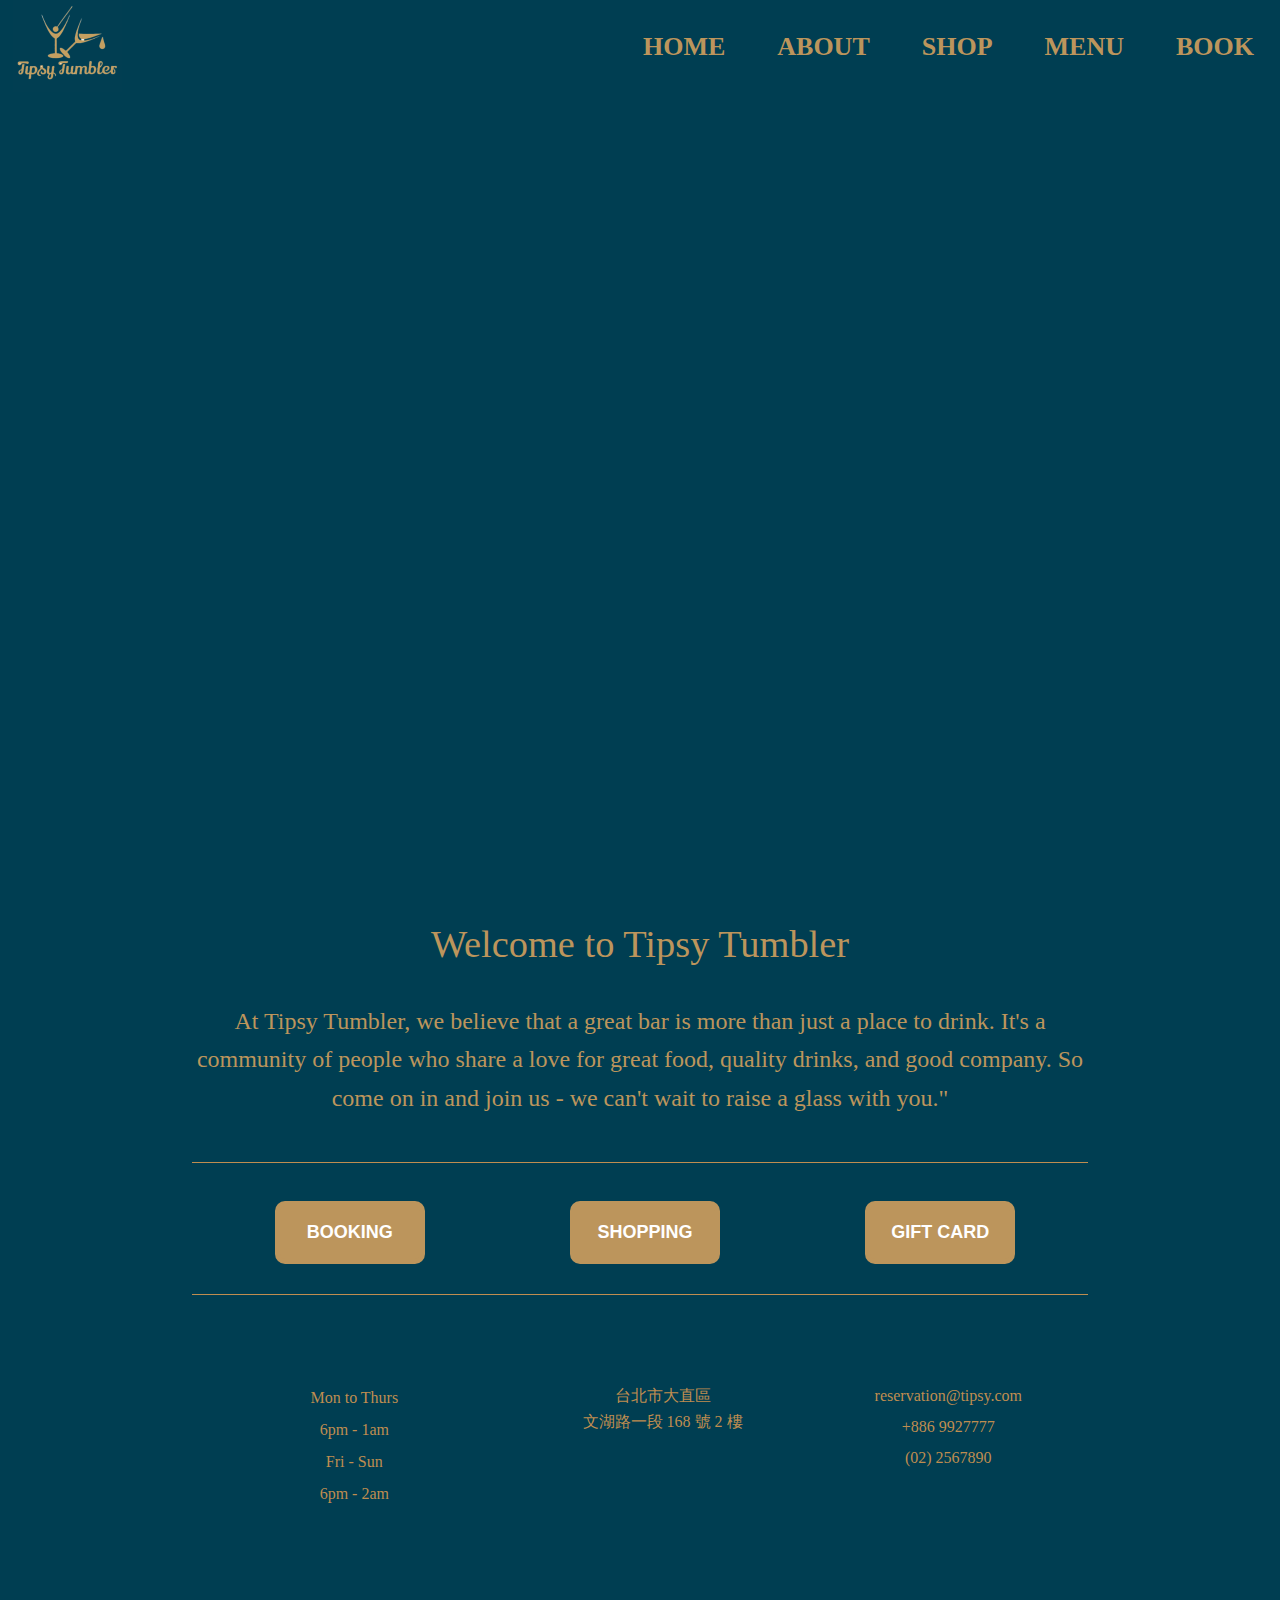
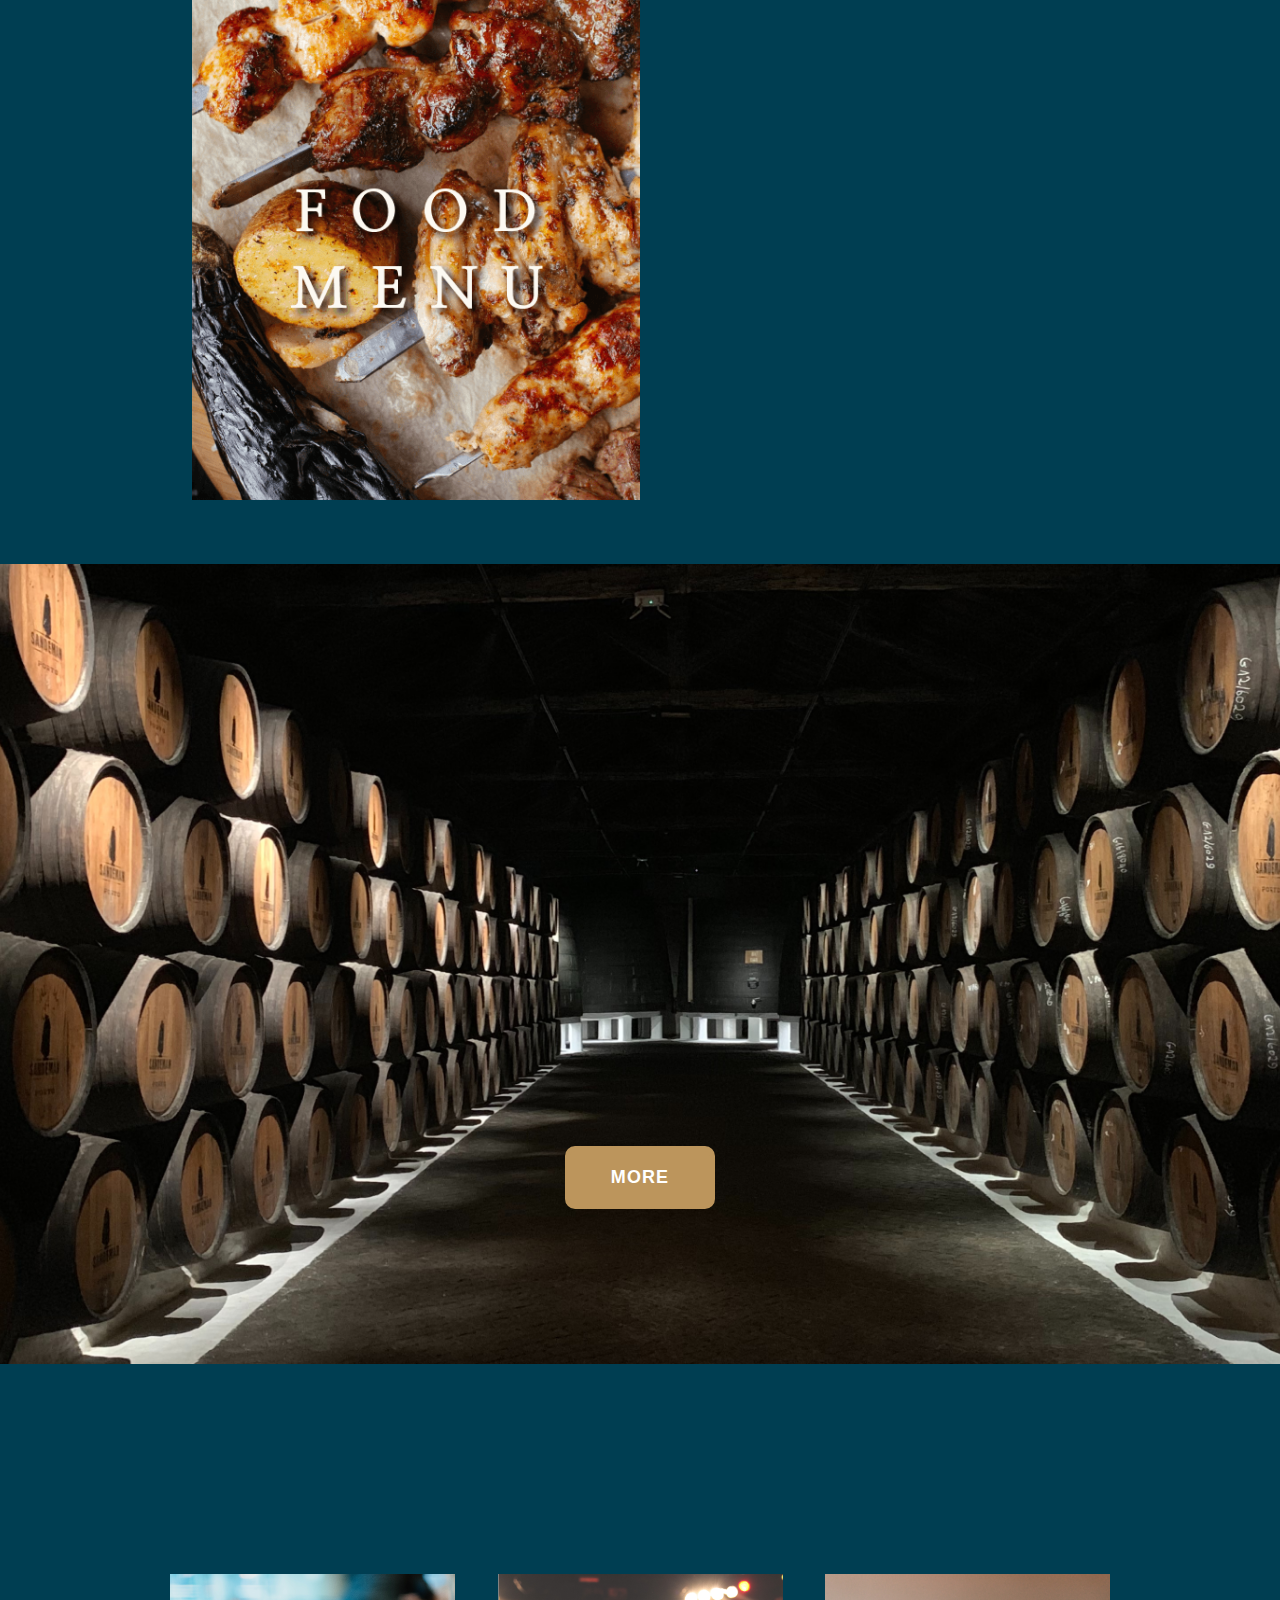
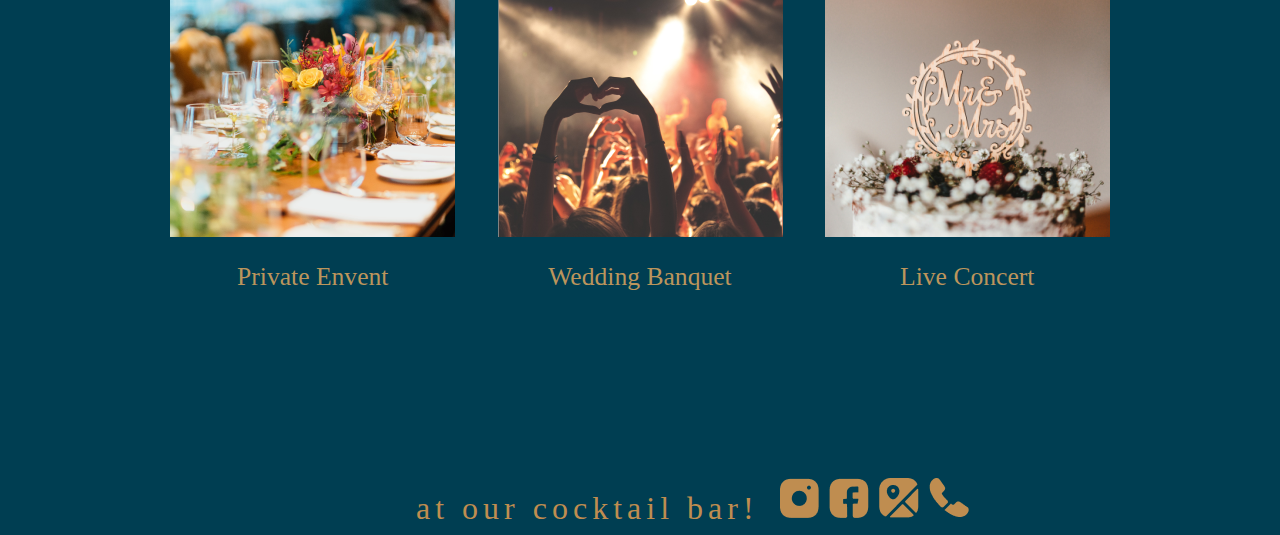
<file: index.html>
<!DOCTYPE html>
<html lang="en">
<head>
    <meta charset="UTF-8">
    <meta http-equiv="X-UA-Compatible" content="IE=edge">
    <meta name="viewport" content="width=device-width, initial-scale=1.0">
    <link rel="stylesheet" href="./CSS/rest.css">
    <link href="https://unpkg.com/aos@2.3.1/dist/aos.css" rel="stylesheet">
    <link rel="preconnect" href="https://fonts.googleapis.com">
    <link rel="stylesheet" href="https://fonts.googleapis.com/css2?family=Material+Symbols+Outlined:opsz,wght,FILL,GRAD@20..48,100..700,0..1,-50..200" />
    <link rel="stylesheet" href="./CSS/index.css">

    <title>Index</title>
</head>
<body>
    
    <div class="wrap">
        <div class="header clearfix">
          <div class="logo">
            <a href="index.html"><img src="./Images/banner_logo.png"></a>
          </div>
          <div class="menu clearfix">
            <ul class="menu-list clearfix">
                <li><a href="index.html">HOME</a></li>
                <li><a href="aboutus.html">ABOUT</a></li>
                <li><a href="products.html">SHOP</a></li>
                <li><a href="menu.html">MENU</a></li>
                <li><a href="reservarion.html">BOOK</a></li>

            </ul>
            <a href="#" class="showmenu"><span class="material-symbols-outlined">
                menu
                </span></a>
          </div>
        </div>
    </div>
    <!-- ...... slider ...... -->

    <div class="slider_container">
        <div>
            <img src="./Images/index/slider1.png" alt="">
            <span class="info">Welcome to Tipsy Tumbler</span>
        </div>
        <div>
            <img src="./Images/index/slider2.png" alt="">
            <span class="info">Shake things up at our cocktail bar!</span>
        </div>
        <div>
            <img src="./Images/index/slider3.png" alt="">
            <span class="info">and drink your face off</span>
        </div>
    </div>

    <!-- ...... welcome ...... -->

    <section>
        <h2 class="tracking-in-expand">Welcome to Tipsy Tumbler</h2>
        <p >At Tipsy Tumbler, we believe that a great bar is more than just a place to drink. It's a community of people who share a love for great food, quality drinks, and good company. So come on in and join us - we can't wait to raise a glass with you."</p>

    </section> 

    <!-- ...... link buttons ...... -->

    <div class="section1">
        <!-- <div class="icon1">
            <ul>
                <a href="reservarion.html"><img src="./Images/index/iconbook.png"></a>
                <a href="products.html"><img src="./Images/index/iconcart.png"></a>
                <a href="products.html"><img src="./Images/index/gifticon.png"></a>   
                
            </ul>
        </div> -->
        <div class="button">
            <ul>
                <li>
                    <input type="button" value="BOOKING" onclick="location.href='reservarion.html'">     
                </li>
                <li>
                    <input type="button" value="SHOPPING" onclick="location.href='products.html'">  
                </li>
                <li>
                    <input type="button" value="GIFT CARD" onclick="location.href='products.html'">
                </li>

            </ul>
        </div>

    </div>

    <div class="section4">
        
        <div class="info">
            <ul>
                <li>
                    <h3 data-aos="flip-left" >OPENING HOURS</h3>          
                    <p>Mon to Thurs</p>
                    <p>6pm - 1am</p>
                    <p>Fri - Sun</p>
                    <p>6pm - 2am</p>
                </li>
                <li>
                    <h3 data-aos="flip-left" >Tipsy Tumbler</h3>
                    <p>台北市大直區 <br>
                        文湖路一段 168 號 2 樓</p>
                </li>
                <li>
                    <h3 data-aos="flip-left" >Contact Info.</h3>
                    <p>reservation@tipsy.com</p>
                    <p>+886 9927777</p>
                    <p>(02) 2567890</p>
                </li>
            </ul>
        </div>
    </div>
    <!-- ...... Menu slider ...... -->

    <div class="menu1">
        <ul>
            <li  class="drinks" >
                <a href="menu.html">
                </a>
            </li>
            <li  data-aos="flip-right" class="shop">
                <a href="menu.html"></a>
                </a>
            </li>
        </ul>

    </div>

    <div class="menu2">
        <ul>
            <li>
                <a href="menu.html"><img src="./Images/index/menu1.png" alt=""></a>
            </li>
            <li>
                <a href="menu.html#tab03"><img src="./Images/index/menu2.png" alt=""></a>

            </li>
        </ul>
    </div>

        <!-- ...... about ...... -->

    <div class="section2">
        <div class="text_wrapper">
            <h1 data-aos="flip-up"> THE WORLD'S MOST AWARDED PUB</h1>
            <input type="button" value="MORE" onclick="location.href='aboutus.html'">
        </div>
    </div>

    <!-- ...... events ...... -->
    <div class="section3">

        <article>
            <h2 data-aos="flip-right">Restaurant Events</h2>

            <ul>
                <li>
                    <img src="./Images/index/binquit.png" alt="">
                    <h5>Private Envent</h5>
                </li>
                <li>
                    <img src="./Images/index/event.png" alt="">
                    <h5 >Wedding Banquet</h5>
                </li>
                <li>
                    <img src="./Images/index/wedding.png" alt="">
                    <h5 >Live Concert</h5>
                </li>
                
            </ul>
        </article>
    </div>
    <!-- ...... icons ...... -->

        <div class="icon2">
            
            <h4 data-aos="flip-up">Shake things up </h4>
            <p >at our cocktail bar!</p>        

            <ul>
                <li>
                    <a href="https://www.instagram.com/"><img src="./Images/index/iconig.png"></a>
                </li>
                <li>
                    <a href="https://www.facebook.com/"><img src="./Images/index/iconfb.png"></a>
                </li>
                <li>
                    <a href="https://goo.gl/maps/x2ZQr8t8mDUUZPMs7"><img src="./Images/index/iconmap.png"></a>
                </li>
                <li>
                    <a href="link address"><img src="./Images/index/icontel.png"></a>
                </li>

            </ul>

        </div>

        <footer>

        </footer>

        <script src="https://ajax.googleapis.com/ajax/libs/jquery/3.6.3/jquery.min.js"></script>
        <script src="https://unpkg.com/aos@2.3.1/dist/aos.js"></script>
        <script>
            AOS.init();
          </script>
    <script>

            $(document).ready(function() {
                $('.showmenu').on('click',  function(e) {
                    e.preventDefault();
                    $('.menu-list').toggleClass('active');
                });
            });
    </script>

</body>
</html>
</file>
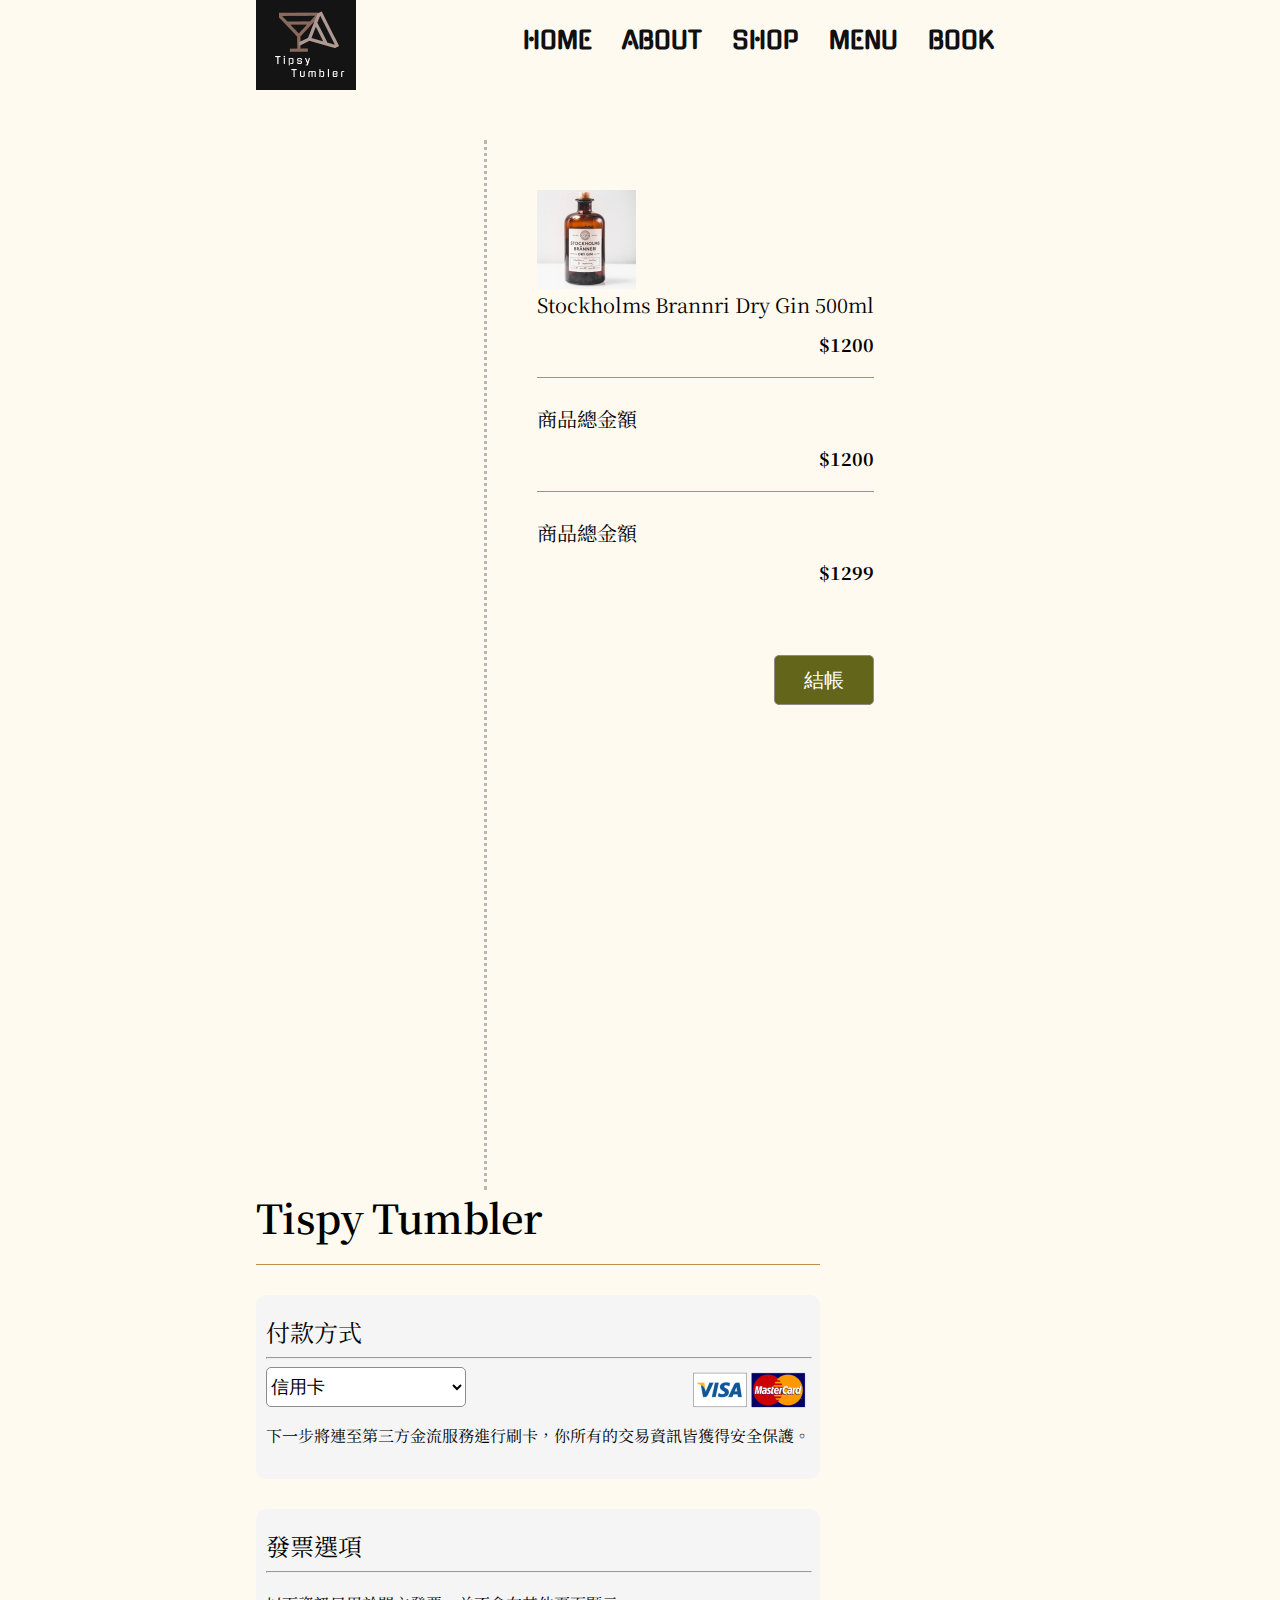
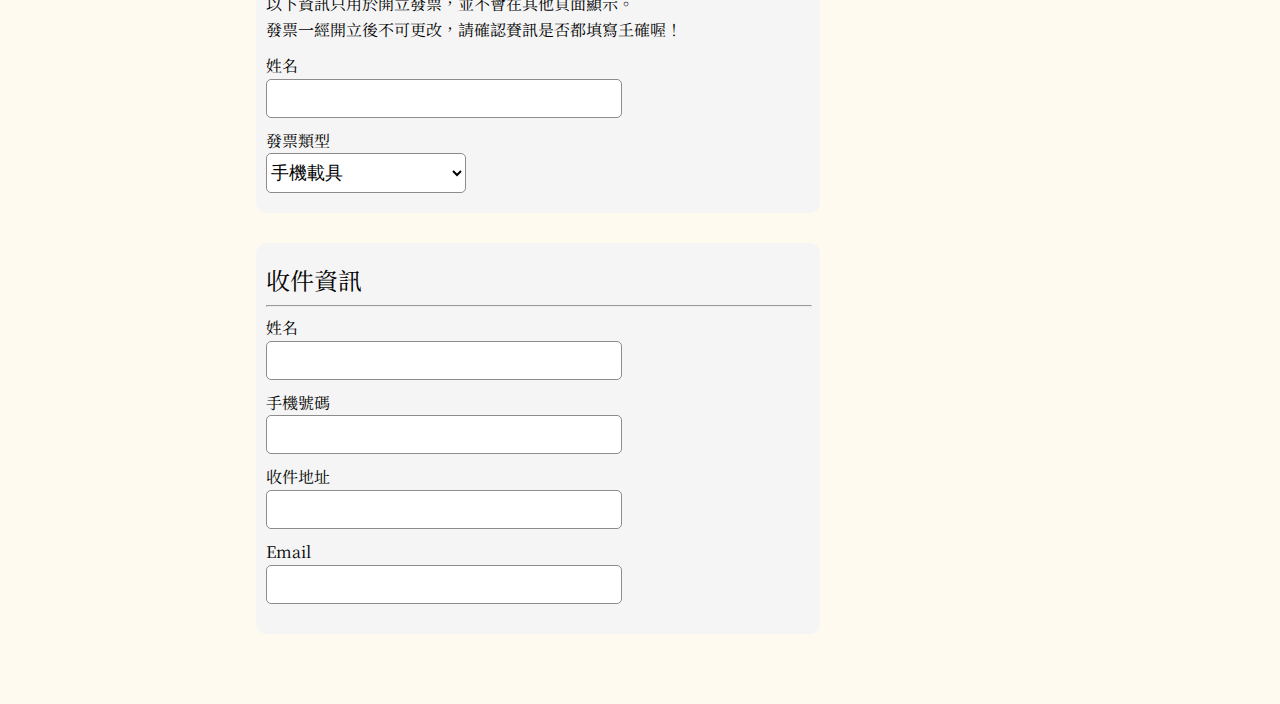
<file: checkout.html>
<!DOCTYPE html>
<html lang="en">
<head>
    <meta charset="UTF-8">
    <meta name="viewport" content="width=device-width, initial-scale=1.0">
    <link rel="stylesheet" href="./CSS/rest.css">
    <link href="https://fonts.googleapis.com/css2?family=Exo+2:ital,wght@0,600;1,200&family=Grape+Nuts&family=Gugi&family=Noto+Serif+TC:wght@400;600;700&display=swap" rel="stylesheet">   
    <link rel="stylesheet" href="https://fonts.googleapis.com/css2?family=Material+Symbols+Outlined:opsz,wght,FILL,GRAD@20..48,100..700,0..1,-50..200" />
    <link rel="stylesheet" href="./CSS/checkout.css">
    
    <title>Check_Out</title>
</head>
<body>

    <!-- ...... top banner ...... -->

    <header>
      <img src="./Images/checkout/logoicon.png" alt="">

      <ul>
        <li><a href="index.html">HOME</a></li>
        <li><a href="aboutus.html">ABOUT</a></li>
        <li><a href="products.html">SHOP</a></li>
        <li><a href="menu.html">MENU</a></li>
        <li><a href="reservarion.html">BOOK</a></li>
    </ul>
  </header>


  <div class="wrapper"> 

      <!-- right side -->

    <div class="rightside">
          <div class="box1">
            <ul>
              <li><img src="./Images/checkout/item.png" alt="">
              </li>
              <li>
                <h5>Stockholms Brannri  
                  Dry Gin 500ml </h5>
              </li>
              <li>
                <p>$1200</p>
              </li>
            </ul>
          </div>
          <div class="box2">
            <ul>
              <li>
                <h3>商品總金額</h3>
                <!-- <h3>運費總金額</h3> -->
              </li>
              <li>
                <p>$1200</p>
                <!-- <p>$99</p> -->
              </li>
            </ul>
          </div>
          <div class="box3">
              <ul>
                <li>
                  <h3>商品總金額</h3>
                </li>
                <li>
                  <p>$1299</p>
                </li>
              </ul>
          </div>
          <input type="button" value="結帳" onclick="location.href='https:www-stage.ecpay.com.tw/Announcement/DetailAnnouncement?nID=1268'">
    </div>

   <!-- left side -->

   <div class="leftside">

     <section>
       <h1>Tispy Tumbler</h1>
     </section>
 
     <div class="section1">    <!-- payment method -->
       <h2>付款方式 </h2>
       <hr size="2px" width="100%">
       <div class="container">
         <select>
             <option>信用卡</option>
             <option>VISA</option>
             <option>MASTER</option>
         </select>
         <img src="./Images/checkout/payment.png" alt="">
       </div>
         <p>下一步將連至第三方金流服務進行刷卡，你所有的交易資訊皆獲得安全保護。</p>
       </div>
 
       <div class="section1">   <!-- reciept -->
         <h2>發票選項</h2>
         <hr size="2px" width="100%">
         <p>以下資訊只用於開立發票，並不會在其他頁面顯示。<br>
          發票一經開立後不可更改，請確認𧶘訊是否都填寫𡈼確喔！
    
         </p>
         <h4>姓名</h4>
         <input type="text" name="欄位名稱">
         <div class="container2">
           <h4>發票類型</h4>
           <select>
               <option>手機載具</option>
               <option>紙本發票</option>
               <option>統一編號</option>
           </select>
         </div> 
       </div>
   
       <div class="section1">   <!-- personal info -->
         <h2>收件資訊</h2>
         <hr size="2px" width="100%">
         <h4>姓名</h4>
         <input type="text" name="欄位名稱">
         <h4>手機號碼</h4>
         <input type="text" name="欄位名稱">
         <h4>收件地址</h4>
         <input type="text" name="欄位名稱">
         <h4>Email</h4>
         <input type="text" name="欄位名稱">
       </div>
   </div>     <!-- leftside ends -->
  </div>    <!-- wrapper ends -->

    
</body>
</html>
</file>
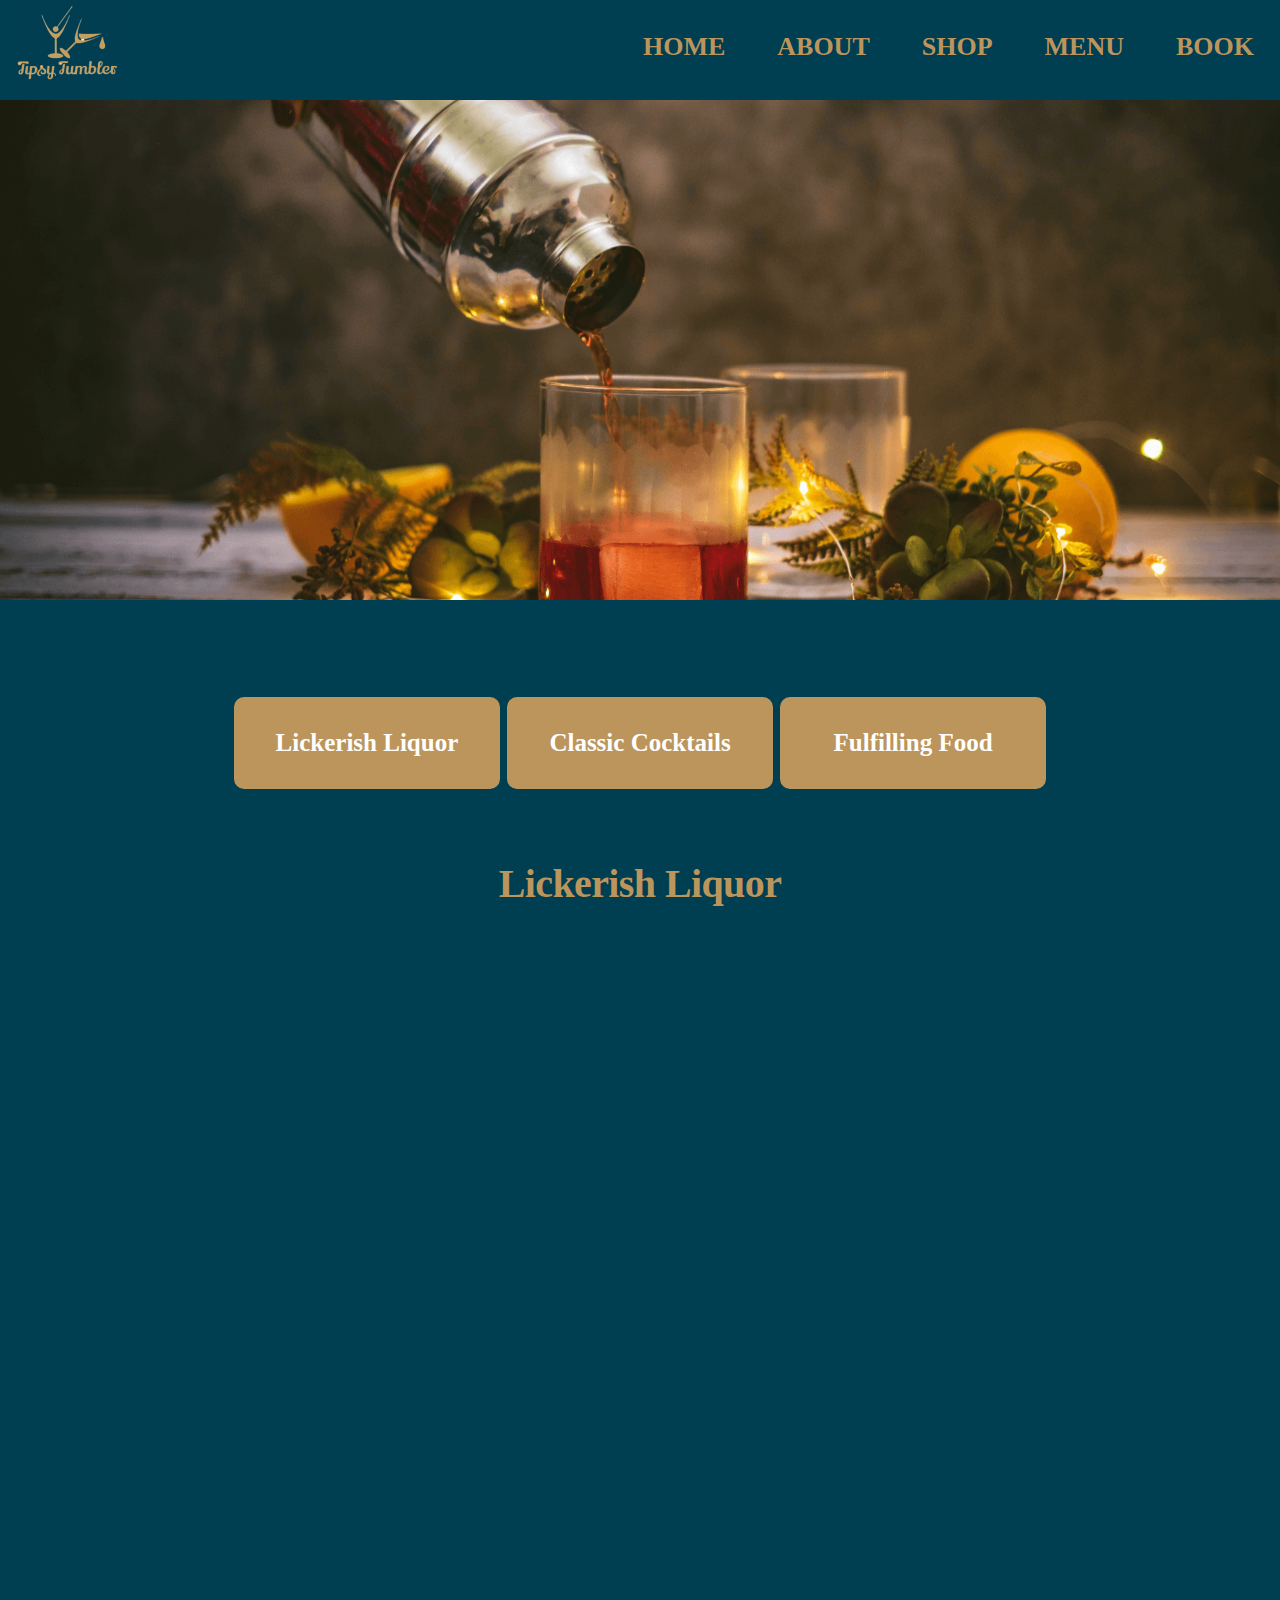
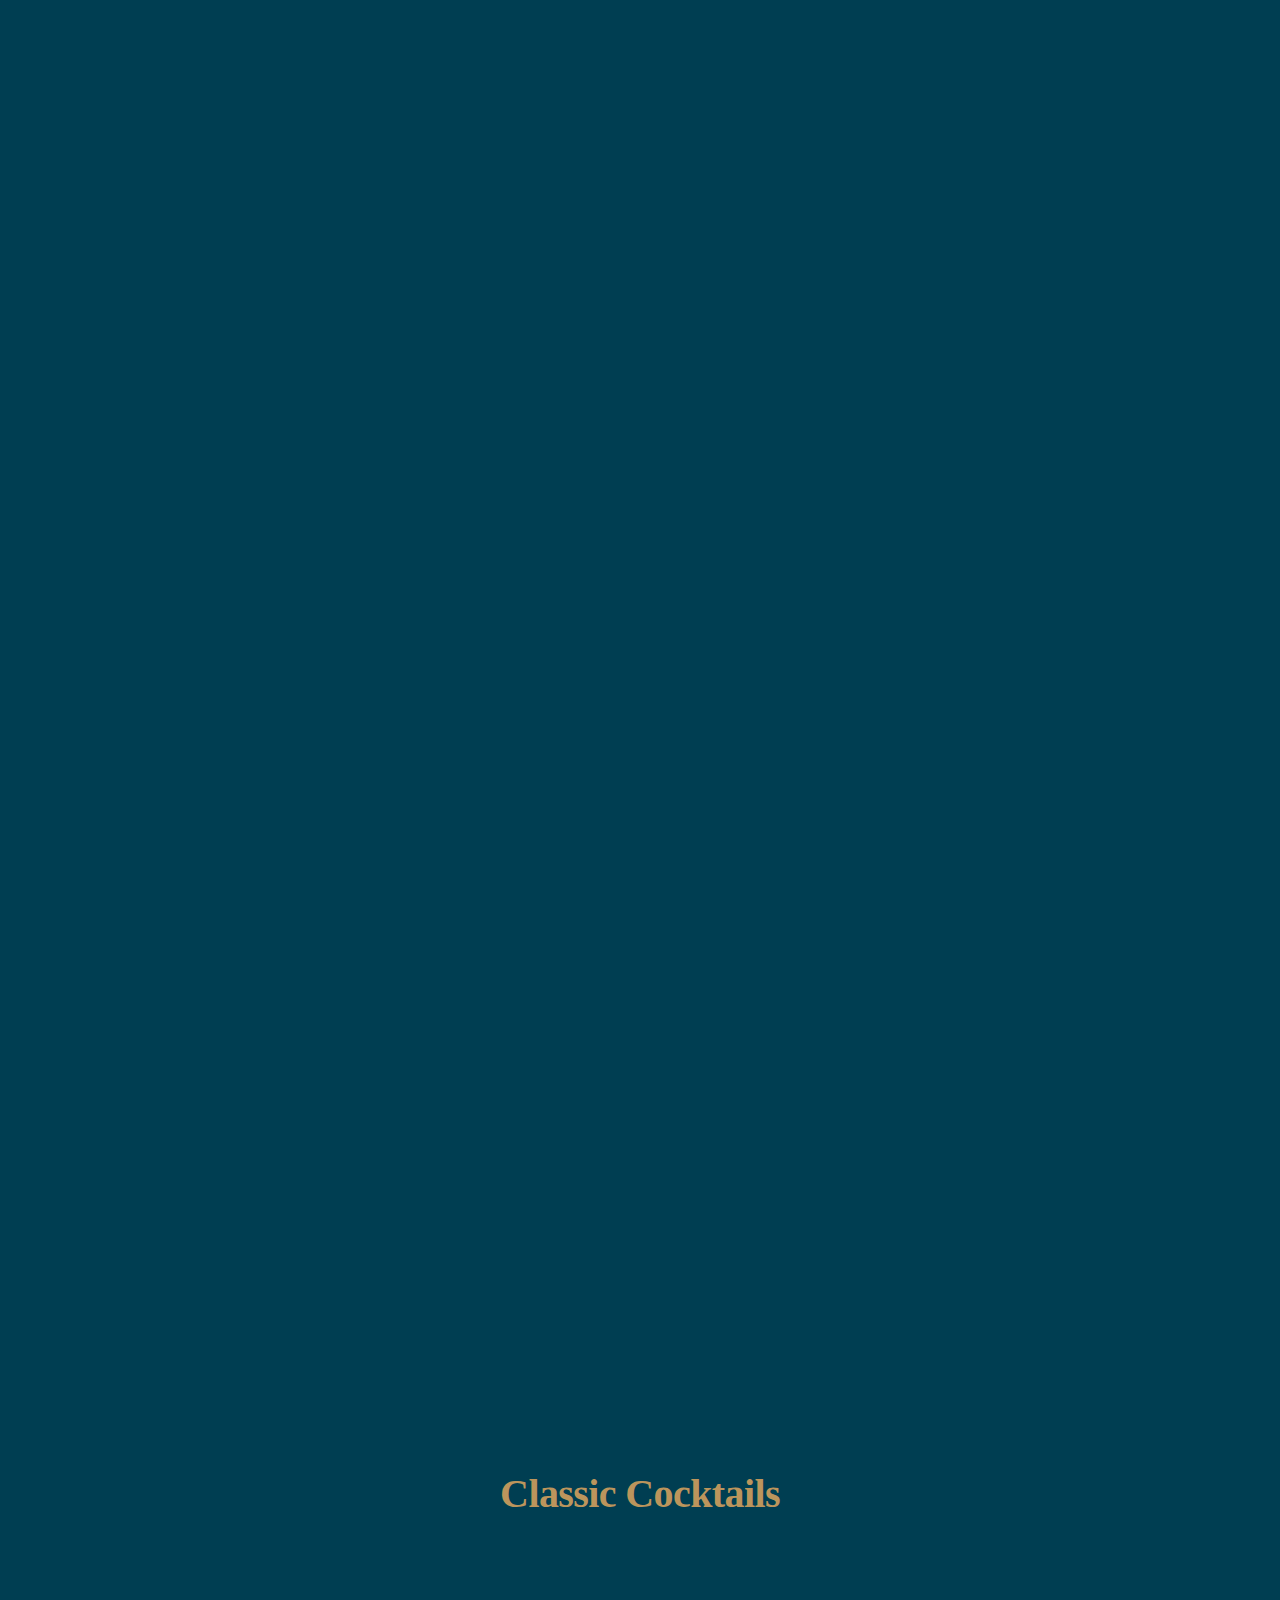
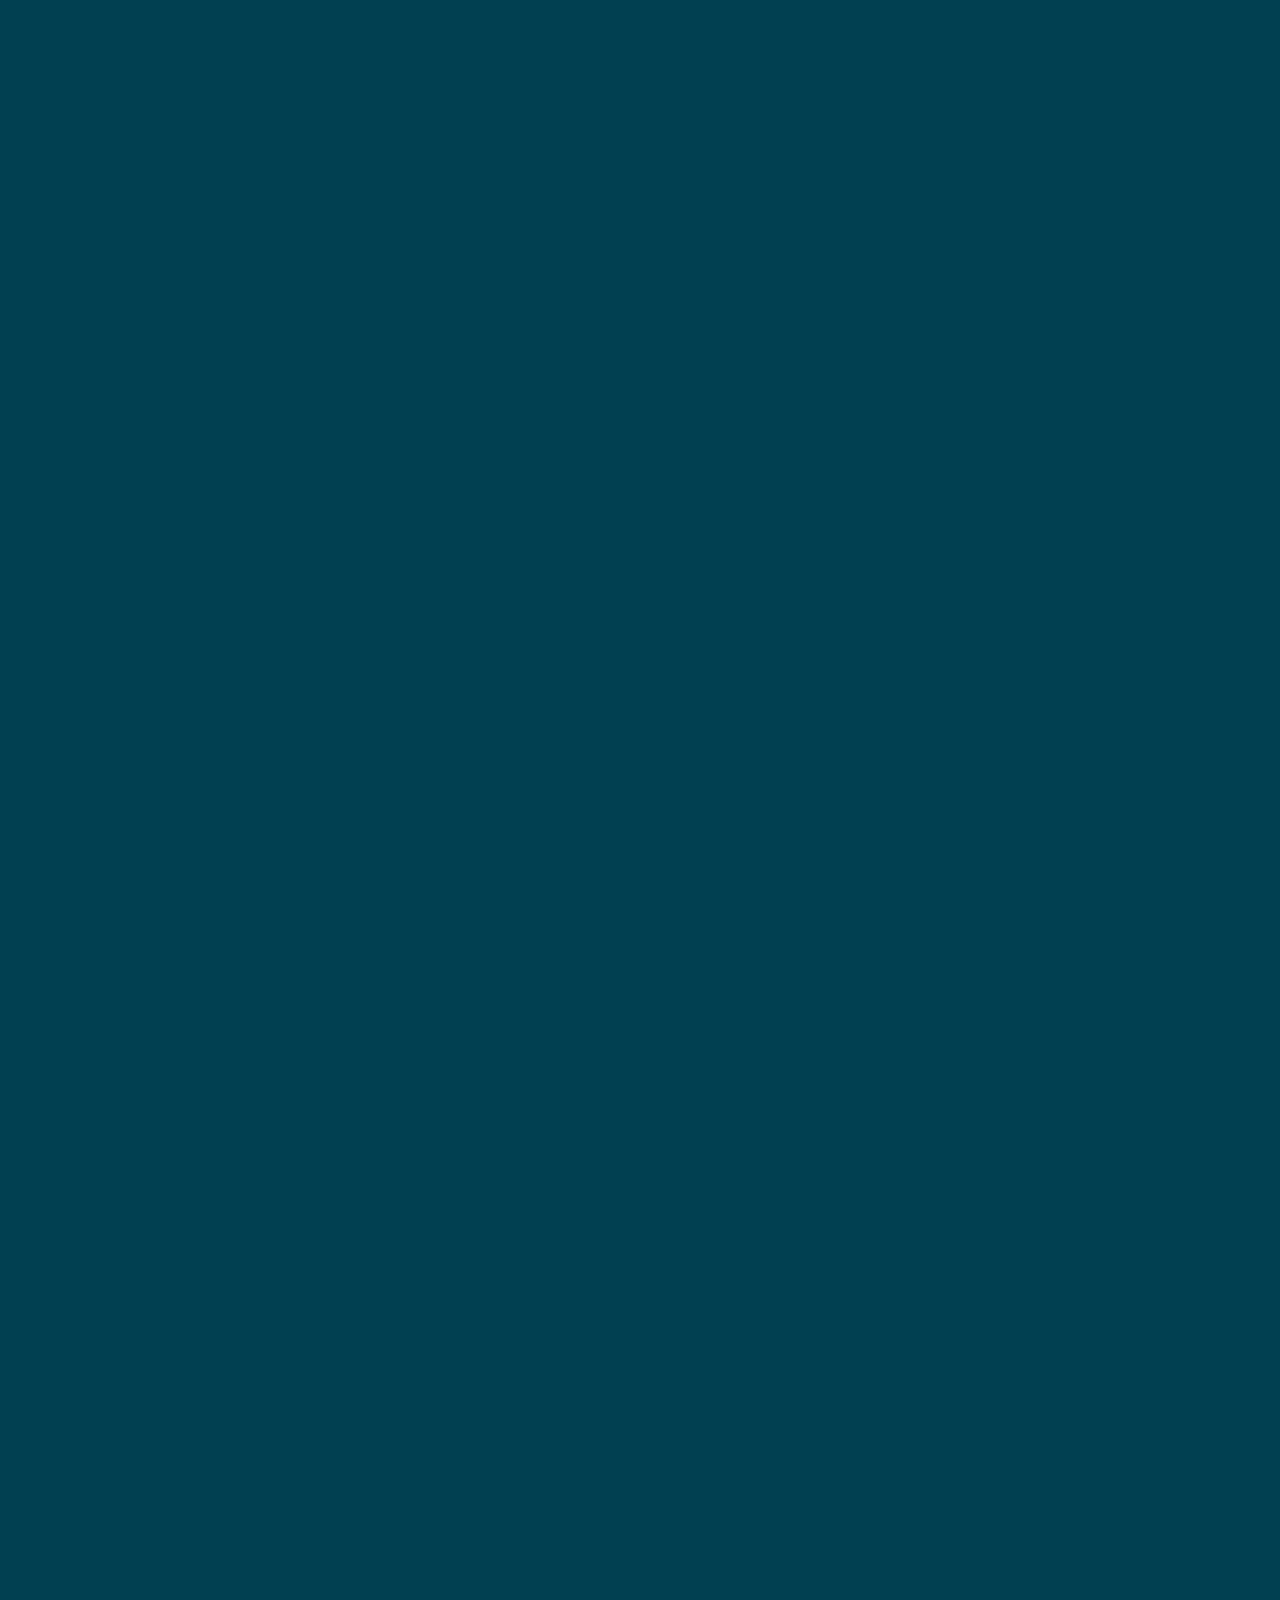
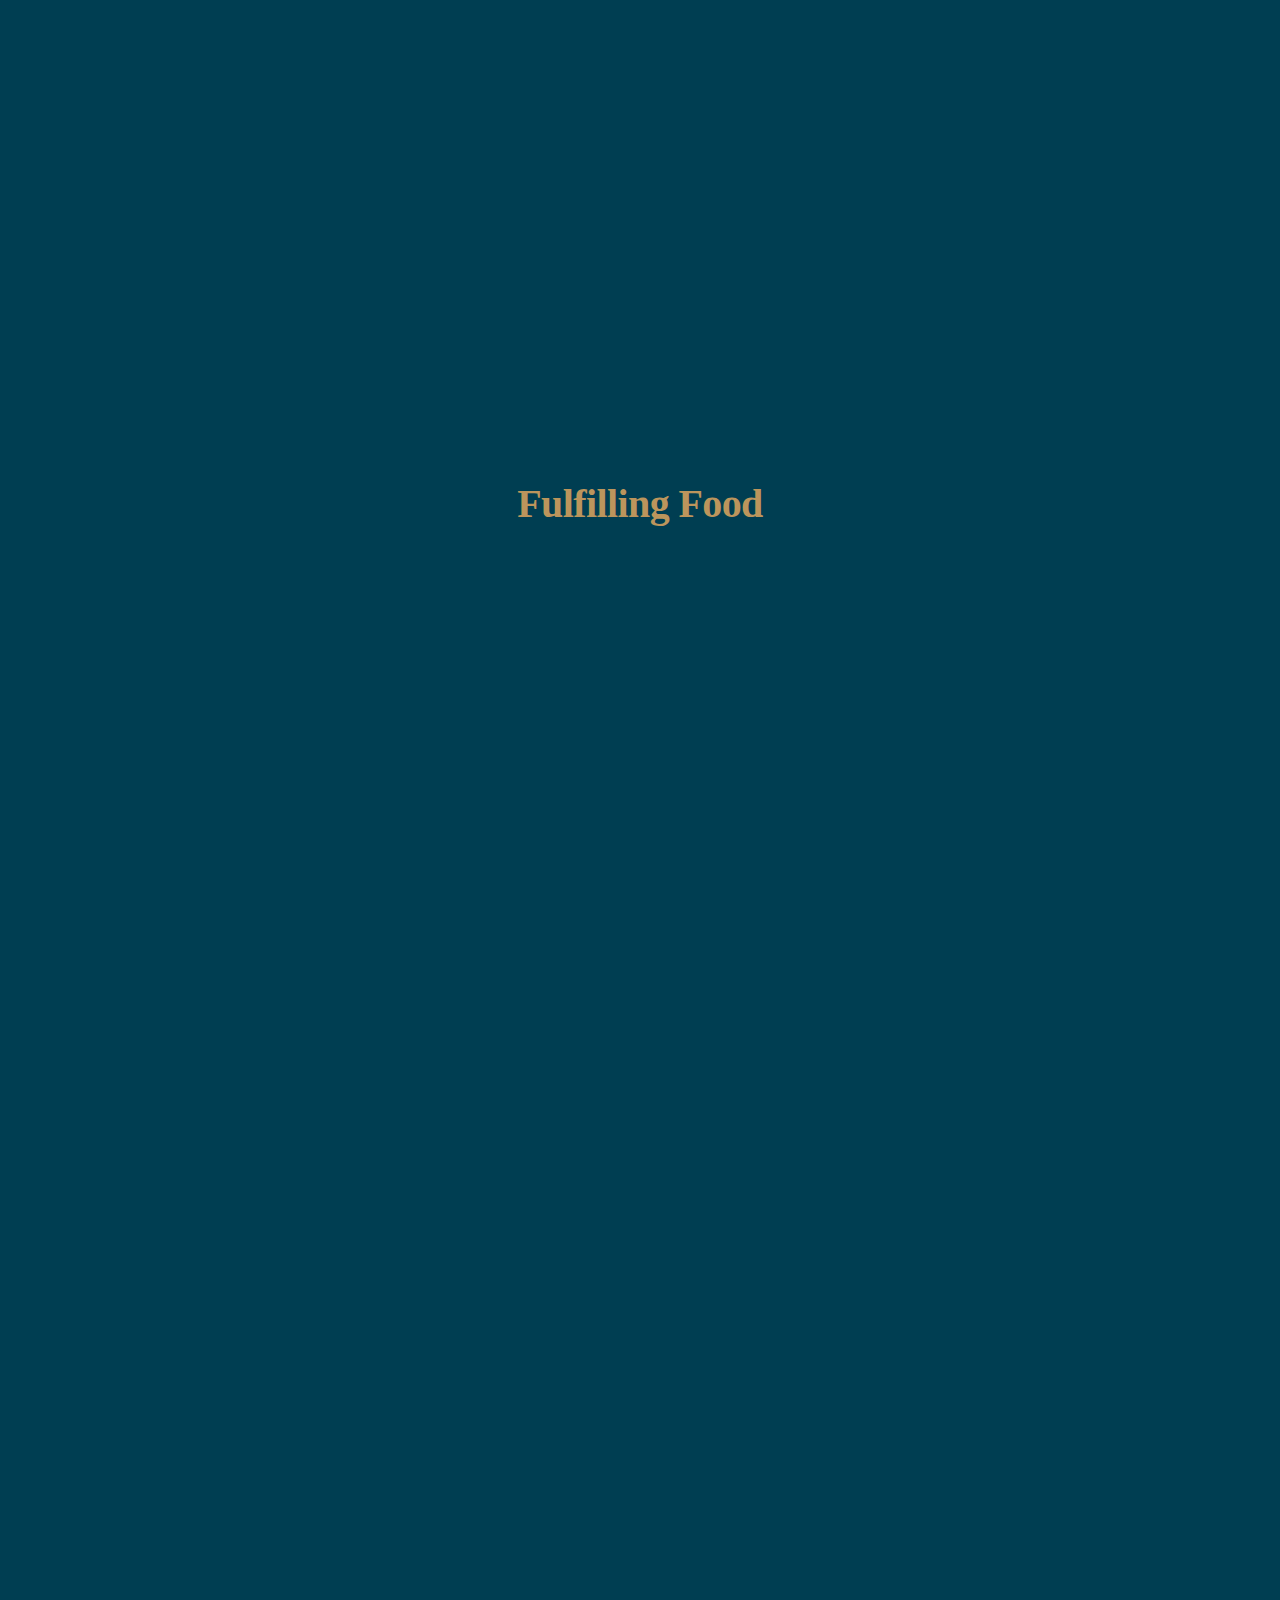
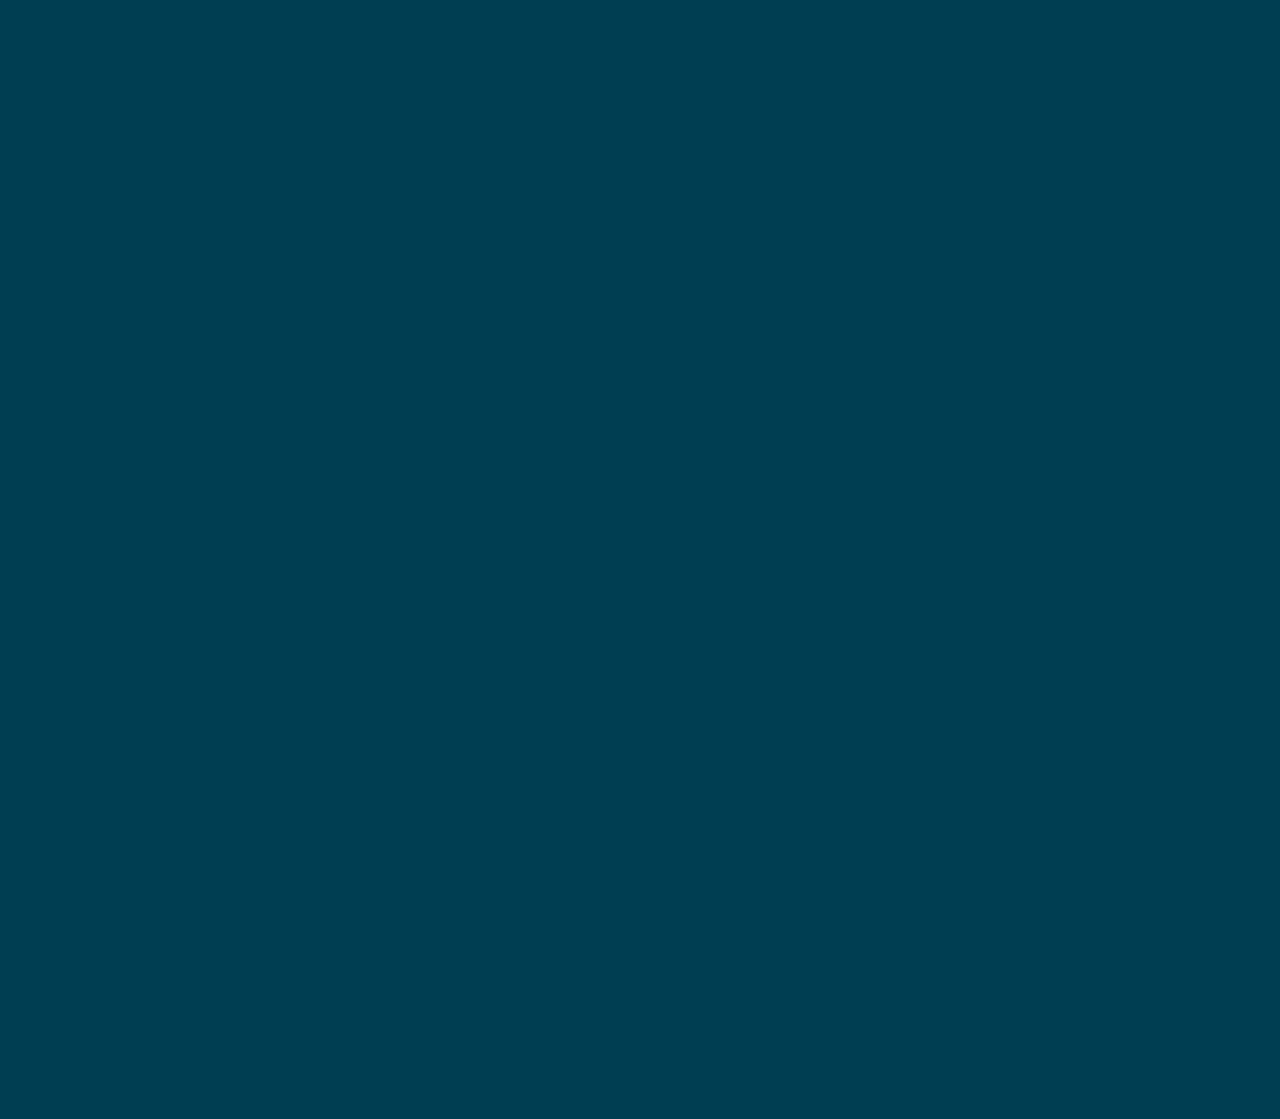
<file: menu.html>
<!DOCTYPE html>
<html lang="en">
<head>
    <meta charset="UTF-8">
    <meta http-equiv="X-UA-Compatible" content="IE=edge">
    <meta name="viewport" content="width=device-width, initial-scale=1.0">
    <link rel="stylesheet" href="./CSS/rest.css">
    <link href="https://fonts.googleapis.com/css2?family=Exo+2:ital,wght@0,600;1,200&family=Grape+Nuts&family=Gugi&family=Noto+Serif+TC:wght@400;600;700&display=swap" rel="stylesheet">   
    <link rel="stylesheet" href="./CSS/menu.css">
    <link href="https://unpkg.com/aos@2.3.1/dist/aos.css" rel="stylesheet">
    <link rel="stylesheet" href="https://fonts.googleapis.com/css2?family=Material+Symbols+Outlined:opsz,wght,FILL,GRAD@20..48,100..700,0..1,-50..200" />
    <script defer scr="app.js"></script>
    <title>Menu</title>
</head>
<body>

    <!-- ...... top banner ...... -->

    <div class="wrap">
        <div class="header clearfix">
          <div class="logo">
            <a href="index.html"><img src="./Images/banner_logo.png"></a>
          </div>
          <div class="menu clearfix">
            <ul class="menu-list clearfix">
                <li><a href="index.html">HOME</a></li>
                <li><a href="aboutus.html">ABOUT</a></li>
                <li><a href="products.html">SHOP</a></li>
                <li><a href="menu.html">MENU</a></li>
                <li><a href="reservarion.html">BOOK</a></li>

            </ul>
            <a href="#" class="showmenu"><span class="material-symbols-outlined">
                menu
                </span></a>

        </div>
        </div>
    </div>

    <section>
        <img src="./Images/menu/Topbg.png" alt="">
    </section>

    <div class="container">

        <nav class="fixed-nav">
            <ul class="tab_menu">
               <li><a href="#tab01">Lickerish Liquor</a></li>
               <li><a href="#tab02">Classic Cocktails</a></li>
               <li><a href="#tab03">Fulfilling Food</a></li>
            </ul>
         </nav>
         
         <!-- <article> -->
            <!-- <div id="tab01" class="tab-inner"> -->
               <!-- <h2>Whisky</h2> -->
               <!-- <img src="./Images/menu/wisk1.jpg" alt="">
               <div class="text">
                  <h3>Single Malt Whisky</h3>
                  <p>Description of the item</p>
               </div> -->
            <!-- </div> -->
            <!-- <div id="tab02" class="tab-inner">
               ...
            </div>
            <div id="tab03" class="tab-inner">
               ...
            </div> -->
         <!-- </article> -->
    
        <!-- <nav>
                <ul class="tab_menu">
                      <li><a href="#tab01">Whisky</a></li>
                      <li><a href="#tab02">Cooktail</a></li>
                      <li><a href="#tab03">Food</a></li>
                </ul>
        </nav> -->
    
        <article>
                <div id="tab01" class="tab-inner">
                    <ul>
                        <h2>Lickerish Liquor</h2>
                        <div id="my-image" data-aos="fade-up">
                            <li>
                            <img src="./Images/menu/wisk1.jpg" alt="">
                            <div class="text">
                                <h3> Single Malt Whisky</h3>
                                <p>ALCOHOL CONTENT: 40% <br>
                                    Taste: a rich, sweet taste with flavors of caramel, vanilla, and oak.
                                </p>
                            </div>
                        </div> 
                        <img id="popup" src="./Images/menu/pop1.png" alt="">

                        <div data-aos="fade-up">
                            </li>
                            <li>
                            <img src="./Images/menu/wisky2.jpg" alt="">
                            <div class="text2">
                            <h3>Bourbon Whisky</h3>
                            <p>ALCOHOL CONTENT: 45% <br>
                                Taste: a fruity, sweet taste with flavors of choco, cherry, and nuts.</p>
                            </li>
                        </div> 
                        <div data-aos="fade-up">
                            <li>
                            <img src="./Images/menu/beer1.jpg" alt="">
                            <div class="text">
                                <h3>Witbier White Ale</h3>
                                <p>ALCOHOL CONTENT: 9% <br>
                                    Taste: a rich, sweet taste with flavors of caramel, vanilla, and oak.</p>
                            </div>
                            </li>
                        </div> 
                        <div data-aos="fade-up">

                            <li>
                            <img src="./Images/menu/beer2.jpg" alt="">
                            <div class="text2">
                            <h3>Dark Ale</h3>
                            <p>ALCOHOL CONTENT: 9% <br>
                                Taste: a strong, sweet taste with flavors of weed, orange, and pinetree.</p>
                            </li>
                        </div> 
                        <div data-aos="fade-up">
                            <li>
                            <img src="./Images/menu/shots.jpg" alt=""> 
                            <div class="text">        
                                <h3>Tequila Shots</h3>
                                <p> Gold Tequila - a flavor of oak and vanilla. BVA:50% <br>
                                    Blanco Tequila - a flavor of caramel and wood. BVA:50% <br>
                                    Silver Tequila - a flavor of strong and spicy. BVA:50% </p>
                                </div>
                            </li>
                        </div>    
                        <div data-aos="fade-up">
                            <li>
                                <img src="./Images/menu/Rum.jpg" alt="">         
                                <div class="text2">
                                <h3>Rhum</h3>
                                <p>ALCOHOL CONTENT: 45% <br>
                                    a sweet and mellow taste, and a rich and fragrant aroma, is fermented and distilled to produce the final product.</p>
                            </li>
                        </div> 
                      </ul>
                </div>
    
                <div id="tab02" class="tab-inner">
                    <ul>
                        <h2>Classic Cocktails</h2>
                        <div data-aos="fade-up">
    
                            <li>
                            <img src="./Images/menu/drink1.png" alt="">
                            <div class="text">
                                <h3> Martini</h3>
                                <p>ALCOHOL CONTENT: 35%~40%  <br>
                                    Ingredients: Gin, vermouth
                                    (The King of Cocktails - Martini)</p>
                            </div>
                        </div> 
    
                        <div data-aos="fade-up">
    
                            </li>
                            <li>
                            <img src="./Images/menu/drink2.png" alt="">
                                <div class="text2">
                                    <h3> Margarita</h3>
                                    <p>ALCOHOL CONTENT: 30%~35%  <br>
                                        Ingredients: Whiskey + sugar + bitters (A hundred-year-old)  </p>
                                </div>
                            </li>
                        </div> 
    
                        <div data-aos="fade-up">
    
                            <li>
                            <img src="./Images/menu/drink3.png" alt="">
                            <div class="text">
                                <h3> Mojito</h3>
                                <p>ALCOHOL CONTENT: 30%~35%  <br>
                                    Ingredients: Whiskey + sugar + bitters</p>
                            </div>
                        </div> 
    
                        <div data-aos="fade-up">
    
                            </li>
                            <li>
                            <img src="./Images/menu/drink4.png" alt="">
                            <div class="text2">
                                <h3> Negroni</h3>
                                <p>ALCOHOL CONTENT: 30%~35%  <br>
                                    Ingredients: Whiskey + sugar + bitters</p>
                            </div>
                            </li>
                        </div> 
    
                        <div data-aos="fade-up">
    
                            <li>
                            <img src="./Images/menu/drink5.png" alt="">
                            <div class="text">
                                <h3> Old Fashioned</h3>
                                <p>ALCOHOL CONTENT: 30%~35%  <br>
                                    Ingredients: Whiskey + sugar + bitters</p>
                            </div>
                        </div> 
    
                        <div data-aos="fade-up">
    
                            </li>
                            <li>
                                <img src="./Images/menu/drink6.png" alt="">
                                <div class="text2">
                                    <h3> Penicillin  </h3>
                                    <p>ALCOHOL CONTENT: 30%~35%  <br>
                                        Ingredients: Scotch whisky from Scotland + peated whisky + lemon juice + honey + ginger
                                    </p>
                                </div>
                            </li>
                        </div> 
    
                    </ul>
                </div>
    
                <div id="tab03" class="tab-inner">
                    <ul>
                        <h2>Fulfilling Food</h2>
                        <div data-aos="fade-up"> 
                            <li>
                            <img src="./Images/menu/food1.png" alt=""> 
                              <div class="text">
                                <h3>Fiambre Salad</h3>
                                <p>CALORIES: 387 kcal. <br>
                                    various vegetables, meats, cheeses, pickled foods, a rich and diverse range of flavors and textures.</p>
                              </div>
                            </li>
                            <li>
                              <img src="./Images/menu/food2.png" alt="">
                                <div class="text2">
                                    <h3>Oion Rings</h3>
                                    <p>CALORIES: 987 kcal. <br>
                                        Appetizer made from sliced onions coated in batter or bread crumbs and deep-fried until crispy. .</p>
                                </div>
                            </li>
                            <li>
                              <img src="./Images/menu/food3.png" alt="">
                              <div class="text">
                                <h3>Wadges</h3>
                                <p>CALORIES: 387 kcal. <br>
                                     the richness and complexity of the aroma created by a blend of over 10 natural spices</p>
                              </div>
                            </li>
                            <li>
                              <img src="./Images/menu/food4.png" alt="">
                                <div class="text2">
                                    <h3>Grilled Chicken</h3>
                                    <p>CALORIES: 587 kcal. <br>
                                        Selected chicken skewers are so delicious that they are irresistible. The meat is firm, juicy and fragrant.</p>
                                </div>
                            </li>
                            <li>
                              <img src="./Images/menu/food5.png" alt=""> 
                              <div class="text">        
                                <h3>Sushi Plate</h3>
                                <p> CALORIES: 687 kcal. <br>
                                    Salmon sushi / Tuna sushi / Eel sushi (grilled) / Yellowtail sushi/ Beef sushi /Shrimp sushi
                                    </p>
                                </div>
                            </li>
                            <li>
                                <img src="./Images/menu/food6.png" alt="">         
                                    <div class="text2">
                                    <h3>Steak Burger</h3>
                                    <p>CALORIES: 756 kcal. <br>
                                        Handmade beef patties, carefully selected from premium cuts of beef.</p>
                                   </div>  
                                </li>
                        </div>
                    </ul>
                </div>
            
        </article>

    </div>

    <script src="https://unpkg.com/aos@2.3.1/dist/aos.js">      </script>
    <script>
        AOS.init();
      </script>

<script src="https://ajax.googleapis.com/ajax/libs/jquery/3.6.3/jquery.min.js"></script>

<script>

        $(document).ready(function() {
            $('.showmenu').on('click',  function(e) {
                e.preventDefault();
                $('.menu-list').toggleClass('active');
            });
        });

        $(document).ready(function() {
  $("#my-image").click(function() {
    $("#popup").fadeIn(); 
    
    event.stopPropagation();
  });

  $(document).on('click', function(event) {
    if(!$(event.target).closest('#popup').length && !$(event.target).is('#popup')) {
      $("#popup").fadeOut(); 
    }
  });

});

</script>

<script>  

window.addEventListener('scroll', function() {
   const nav = document.querySelector('nav');
   if (window.scrollY > nav.offsetTop) {
      nav.classList.add('fixed-nav');
   } else {
      nav.classList.remove('fixed-nav');
   }
});

// Check scroll position on page load
window.addEventListener('load', function() {
   const nav = document.querySelector('nav');
   if (window.scrollY > nav.offsetTop) {
      nav.classList.add('fixed-nav');
   } else {
      nav.classList.remove('fixed-nav');
   }
});

 </script>


</body>
</html>
</file>
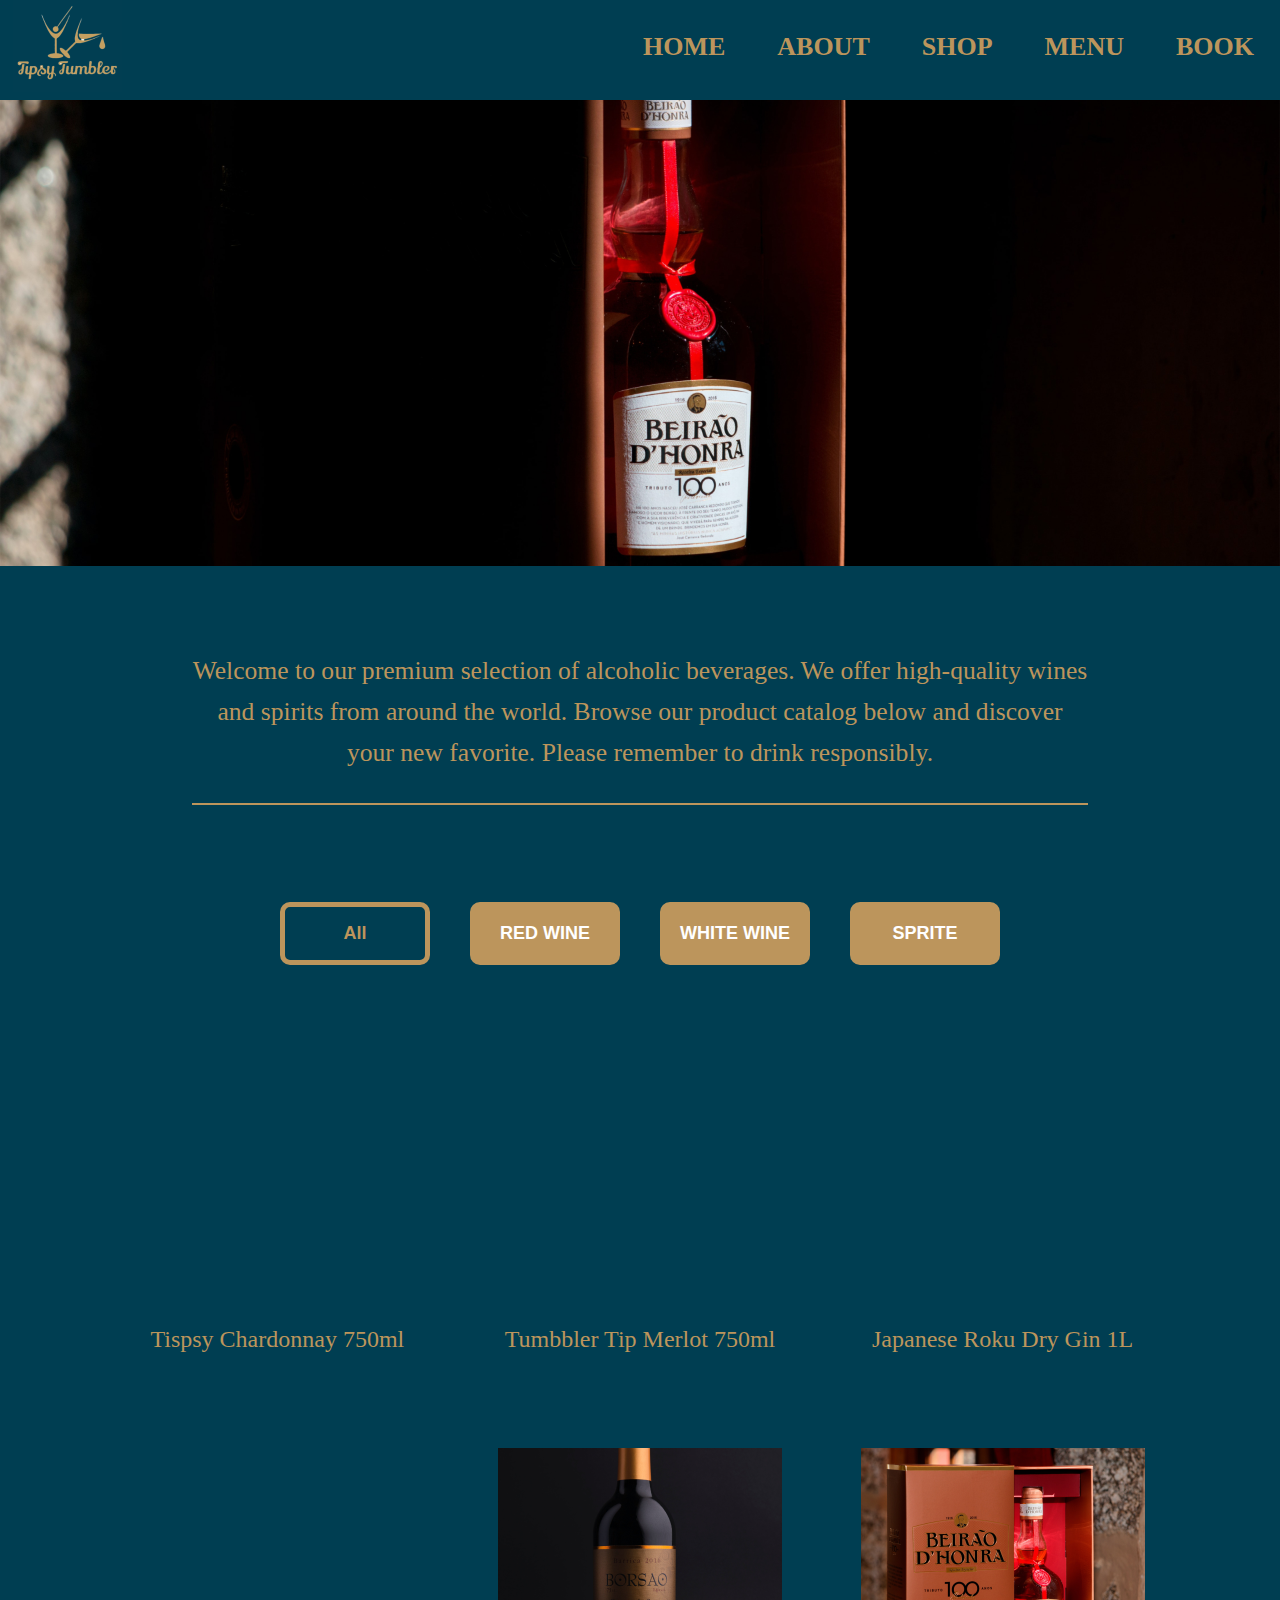
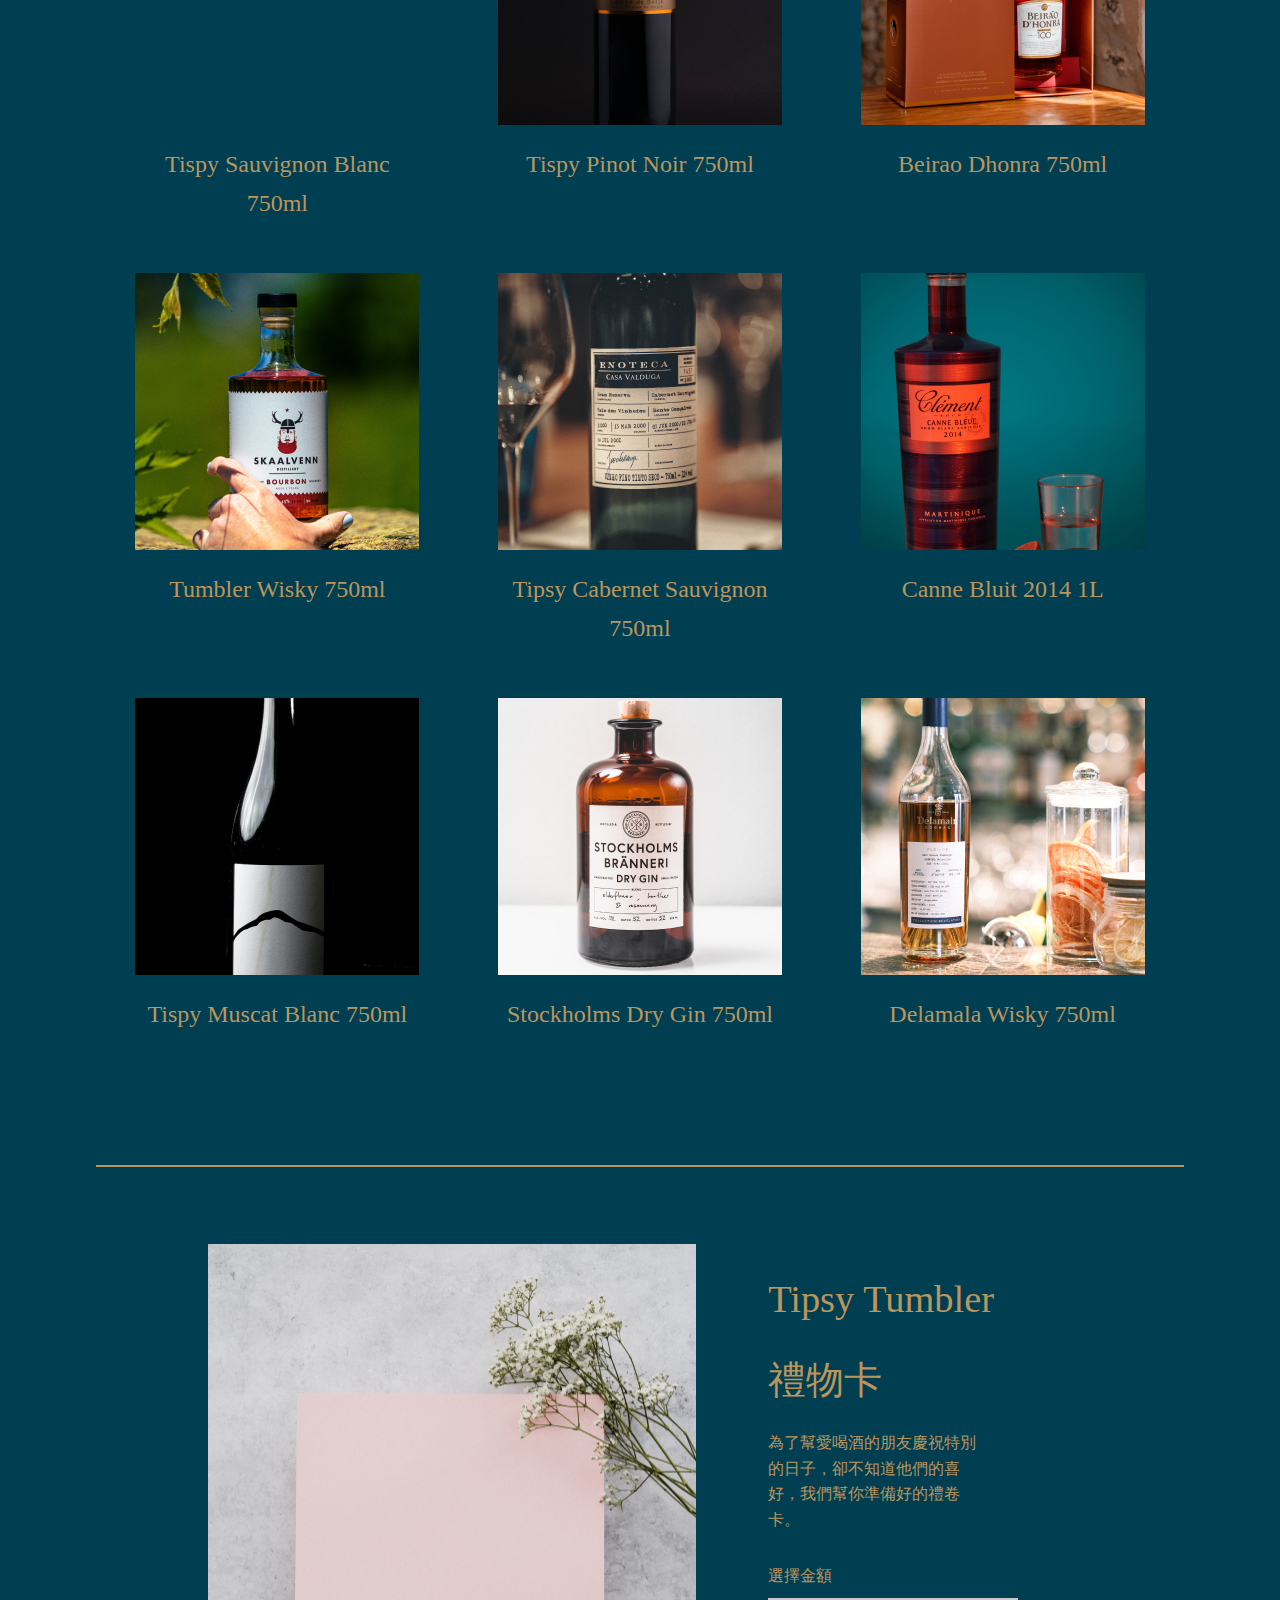
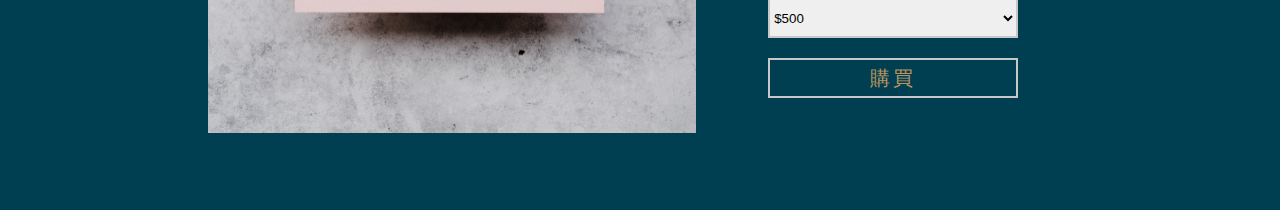
<file: products.html>
<!DOCTYPE html>
<html lang="en">
    <head>
        <meta charset="UTF-8">
        <meta http-equiv="X-UA-Compatible" content="IE=edge">
        <meta name="viewport" content="width=device-width, initial-scale=1.0">
        <link rel="stylesheet" href="./CSS/rest.css">
        <link
            href="https://fonts.googleapis.com/css2?family=Exo+2:ital,wght@0,600;1,200&family=Grape+Nuts&family=Gugi&family=Noto+Serif+TC:wght@400;600;700&display=swap"
            rel="stylesheet">
        <link rel="stylesheet" href="./CSS/products.css">
        <link href="https://unpkg.com/aos@2.3.1/dist/aos.css" rel="stylesheet">
        <link
            rel="stylesheet"
            href="https://fonts.googleapis.com/css2?family=Material+Symbols+Outlined:opsz,wght,FILL,GRAD@20..48,100..700,0..1,-50..200"/>

        <title>Products</title>
        <div class="wrap">
            <div class="header clearfix">
                <div class="logo">
                    <a href="index.html"><img src="./Images/banner_logo.png"></a>
                </div>
                <div class="menu clearfix">
                    <ul class="menu-list clearfix">
                        <li>
                            <a href="index.html">HOME</a>
                        </li>
                        <li>
                            <a href="aboutus.html">ABOUT</a>
                        </li>
                        <li>
                            <a href="products.html">SHOP</a>
                        </li>
                        <li>
                            <a href="menu.html">MENU</a>
                        </li>
                        <li>
                            <a href="reservarion.html">BOOK</a>
                        </li>

                    </ul>
                    <a href="#" class="showmenu">
                        <span class="material-symbols-outlined">
                            menu
                        </span>
                    </a>

                </div>
            </div>
        </div>
        <nav>
            <img src="./Images/products/nav pic.jpg" alt="">
            <img src="./Images/products/nav_pic2.jpg" alt="">
        </nav>
        <div class="line">
            <h1>
                Welcome to our premium selection of alcoholic beverages. We offer high-quality
                wines and spirits from around the world. Browse our product catalog below and
                discover your new favorite. Please remember to drink responsibly.
            </h1>
        </div>

        <div class="filter">
            <button class="filter-btn active" data-filter="all">All</button>
            <button class="filter-btn" data-filter="red-wine">RED WINE</button>
            <button class="filter-btn" data-filter="white-wine">WHITE WINE</button>
            <button class="filter-btn" data-filter="sprite">SPRITE</button>
        </div>

        <article>
            <ul>
                <li class="product white-wine">
                    <div class="pic" data-aos="flip-left">
                        <img src="./Images/products/pic1.png" alt="">
                    </div>
                    <h3>Tispsy Chardonnay 750ml</h3>
                </li>
                <li class="product red-wine">
                    <div class="pic" data-aos="flip-left">
                        <img src="./Images/products/pic2.png" alt="">
                    </div>
                    <h3>Tumbbler Tip Merlot 750ml</h3>
                </li>
                <li class="product spirit">
                    <div class="pic" data-aos="flip-left">
                        <img src="./Images/products/pic3.png" alt="">
                    </div>
                    <h3>Japanese Roku Dry Gin 1L</h3>
                </li>
                <li class="product white-wine">
                    <div class="pic" data-aos="flip-left">
                        <img src="./Images/products/pic4.png" alt="">
                    </div>
                    <h3>Tispy Sauvignon Blanc 750ml</h3>
                </li>
                <li class="product red-wine">
                    <div class="pic">
                        <img src="./Images/products/pic5.png" alt="">
                    </div>
                    <h3>Tispy Pinot Noir 750ml</h3>
                </li>
                <li class="product sprite">
                    <div class="pic">
                        <img src="./Images/products/pic6.png" alt="">
                    </div>
                    <h3>Beirao Dhonra 750ml</h3>
                </li>
                <li class="product sprite">
                    <div class="pic">
                        <img src="./Images/products/pic7.png" alt="">
                    </div>
                    <h3>Tumbler Wisky 750ml</h3>
                </li>
                <li class="product red-wine">
                    <div class="pic">
                        <img src="./Images/products/pic8.png" alt="">
                    </div>
                    <h3>Tipsy Cabernet Sauvignon 750ml</h3>
                </li>
                <li class="product white-wine">
                    <a href="./productinfo.html">
                        <div class="pic">
                            <img src="./Images/products/pic9.png" alt="">
                        </div>
                        <h3>Canne Bluit 2014 1L</h3>
                    </a>
                </li>
                <li class="product red-wine">
                    <div class="pic">
                        <img src="./Images/products/pic10.png" alt="">
                    </div>
                    <h3>Tispy Muscat Blanc 750ml</h3>
                </li>
                <li class="product sprite">
                    <a href="./productinfo.html">
                        <div class="pic">
                            <img src="./Images/products/pic11.png" alt="">
                        </div>
                        <h3>Stockholms Dry Gin 750ml</h3>
                    </a>
                </li>
                <li class="product sprite">
                    <div class="pic">
                        <img src="./Images/products/pic12.png" alt="">
                        <h3>Delamala Wisky 750ml</h3>
                    </div>
                </li>
            </ul>
        </article>

        <!-- <article> <ul> <li> <div class="pic" data-aos="flip-left"> <img
        src="./Images/products/pic1.png" alt=""> </div> <h3>Tispsy Chardonnay 750ml</h3>
        </li> <li> <div class="pic" data-aos="flip-left"> <img
        src="./Images/products/pic2.png" alt=""> </div> <h3>Tumbbler Tip Merlot
        750ml</h3> </li> <li> <div class="pic" data-aos="flip-left"> <img
        src="./Images/products/pic3.png" alt=""> </div> <h3>Japanese Roku Dry Gin
        1L</h3> </li> <li> <div class="pic" data-aos="flip-left"> <img
        src="./Images/products/pic4.png" alt=""> </div> <h3>Tispy Sauvignon Blanc
        750ml</h3> </li> <li> <div class="pic" data-aos="flip-left"> <img
        src="./Images/products/pic5.png" alt=""> </div> <h3>Tispy Pinot Noir 750ml</h3>
        </li> <li> <div class="pic" data-aos="flip-left"> <img
        src="./Images/products/pic6.png" alt=""> </div> <h3>Beirao Dhonra 750ml</h3>
        </li> <li> <div class="pic" data-aos="flip-left"> <img
        src="./Images/products/pic7.png" alt=""> </div> <h3>Tumbler Wisky 750ml</h3>
        </li> <li> <div class="pic" data-aos="flip-left"> <img
        src="./Images/products/pic8.png" alt=""> </div> <h3>Tipsy Cabernet Sauvignon
        750ml</h3> </li> <li> <a href="./productinfo.html"> <div class="pic"
        data-aos="flip-left"> <img src="./Images/products/pic9.png" alt=""> </div>
        <h3>Canne Bluit 2014 1L</h3> </a> </li> <li> <div class="pic"
        data-aos="flip-left"> <img src="./Images/products/pic10.png" alt=""> </div>
        <h3>Tispy Muscat Blanc 750ml</h3> </li> <li> <a href="./productinfo.html"> <div
        class="pic" data-aos="flip-left"> <img src="./Images/products/pic11.png" alt="">
        </div> <h3>Stockholms Dry Gin 750ml</h3> </a> </li> <li> <div class="pic"
        data-aos="flip-left"> <img src="./Images/products/pic12.png" alt=""> </div>
        <h3>Delamala Wisky 750ml</h3> </li> </ul> </article> -->

        <!-- ...... gift card ...... -->

        <div class="gift">
            <div class="giftcard">
                <img src="./Images/products/giftcard.png" alt="">
                <div class="text">
                    <ul>
                        <li>
                            <h3>Tipsy Tumbler</h3>
                            <h3>禮物卡</h3>
                            <p>為了幫愛喝酒的朋友慶祝特別的日子，卻不知道他們的喜好，我們幫你準備好的禮卷卡。</p>
                            <!-- <p>$500 起</p> -->
                        </li>

                        <label for="amount">
                            選擇金額</label>

                        <select>
                            <option>$500</option>
                            <option>$1000</option>
                            <option>$1500</option>
                            <option>$2000</option>
                            <option>$2500</option>
                        </select>
                        <button class="button1">購買</button>

                    </ul>

                </div>
            </div>
        </div>

        <!-- ...... footer ...... -->
        <footer></footer>
        <script src="https://ajax.googleapis.com/ajax/libs/jquery/3.6.3/jquery.min.js"></script>
        <script src="https://unpkg.com/aos@2.3.1/dist/aos.js"></script>
        <script>
            AOS.init();
        </script>

        <script>
            $(document).ready(function () {
                $('.showmenu').on('click', function (e) {
                    e.preventDefault();
                    $('.menu-list').toggleClass('active');
                });
            });
        </script>

        <script>

            const filterBtns = document.querySelectorAll('.filter-btn');
            const products = document.querySelectorAll('.product');

            filterBtns.forEach(btn => {
                btn.addEventListener('click', () => {
                    // Remove active class from all buttons
                    filterBtns.forEach(btn => {
                        btn
                            .classList
                            .remove('active');
                    });
                    // Add active class to clicked button
                    btn
                        .classList
                        .add('active');
                    // Filter products based on selected filter
                    const filter = btn.dataset.filter;
                    products.forEach(product => {
                        if (filter === 'all') {
                            product.style.display = 'block';
                        } else if (product.classList.contains(filter)) {
                            product.style.display = 'block';
                        } else {
                            product.style.display = 'none';
                        }
                    });
                });
            });
        </script>
    </body>
</html>
</file>
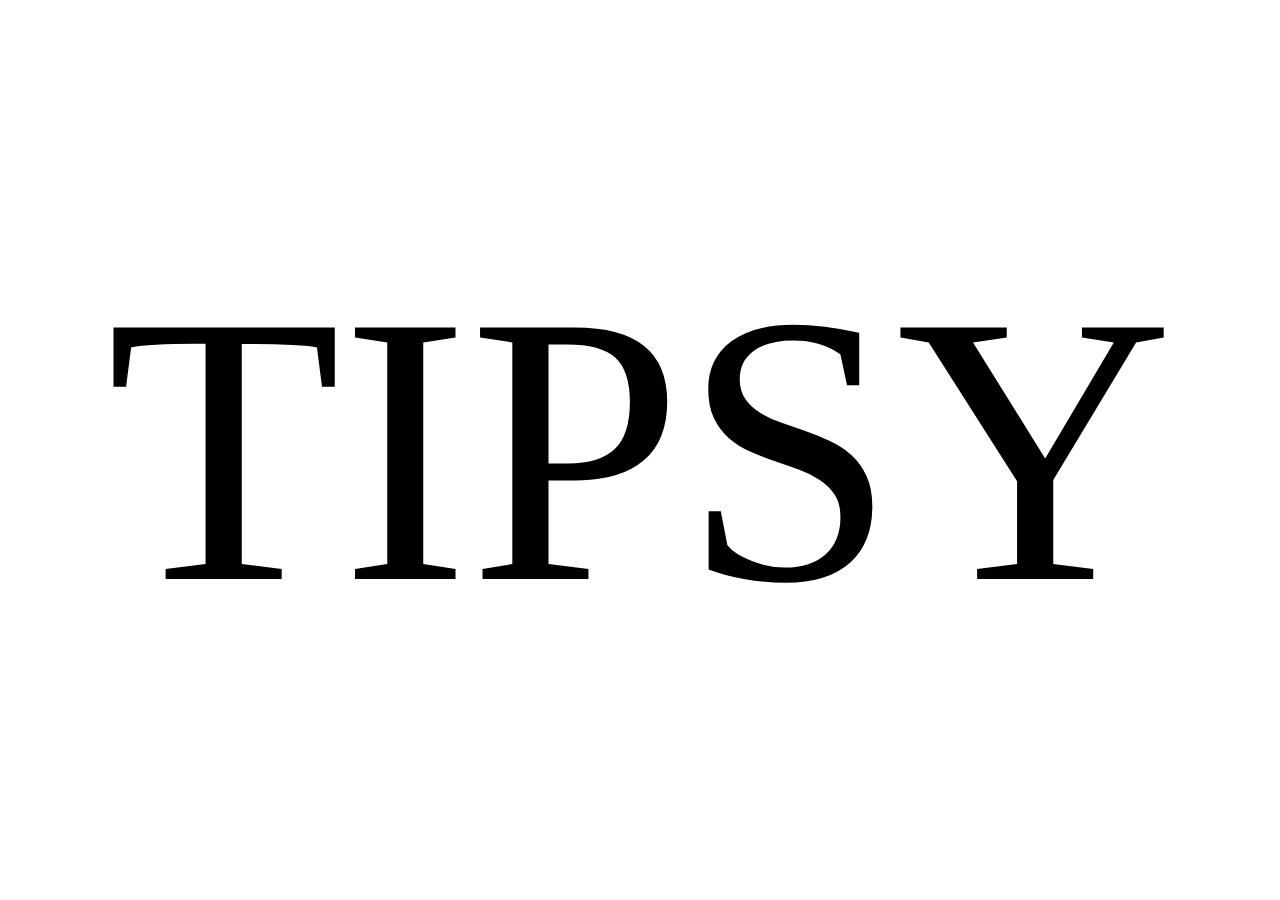
<file: test.html>
<!DOCTYPE html>
<html lang="en">
<head>
    <meta charset="UTF-8">
    <meta http-equiv="X-UA-Compatible" content="IE=edge">
    <meta name="viewport" content="width=device-width, initial-scale=1.0">
    <link rel="stylesheet" href="CSS/rest.css">
    <link rel="stylesheet" href="CSS/test.css">
    <title>Document</title>
</head>
<body>

    <!-- <div class="wrap">
        <div class="header clearfix">
          <div class="logo">
            <a href="#"><img src="./Images/banner_logo.png"></a>
          </div>
          <div class="menu clearfix">
            <ul class="menu-list clearfix">
                <li><a href="index.html">HOME</a></li>
                <li><a href="aboutus.html">ABOUT</a></li>
                <li><a href="products.html">SHOP</a></li>
                <li><a href="menu.html">MENU</a></li>
                <li><a href="reservarion.html">BOOK</a></li>

            </ul>
            <a href="#" class="showmenu">MENU</a> -->
    <!--.showmenu 需寫在.menu內才可同行。如果在.menu外會變區塊元素變上而下排列-->
          <!-- </div>
        </div> -->
        <!-- <div class="content">
          <p>
            Lorem ipsum dolor sit amet, consectetur adipisicing elit. Asperiores cupiditate, nobis voluptas error doloribus! Cum veritatis beatae consequatur eum minus quia tempora dolor sit quas illo explicabo sapiente in, optio debitis repellat delectus officia error, pariatur facere. Saepe dicta, harum veritatis molestiae repellendus vero doloremque nostrum ab quas maxime ipsa blanditiis soluta similique repudiandae, vitae sint beatae excepturi alias ea neque totam cum labore placeat natus. Est reprehenderit sunt pariatur perferendis doloribus, nostrum nemo porro beatae dolorem. Perspiciatis, nostrum, optio.
          </p>
          <p>
            Lorem ipsum dolor sit amet, consectetur adipisicing elit. Inventore vitae facilis natus sapiente qui non, nam nemo ipsa nostrum, illo necessitatibus nulla ad amet eaque! Recusandae voluptas officia aperiam temporibus.
          </p>
          <p>
            Lorem ipsum dolor sit amet, consectetur adipisicing elit. Nesciunt eos quos dolorem consectetur molestias minima. Consequatur corrupti nostrum vitae cupiditate explicabo sed magnam, temporibus laudantium aliquid quasi deleniti et cumque voluptatibus delectus iure. Repellendus autem nihil unde vero quos iste sit inventore nisi facere possimus nesciunt mollitia consequatur voluptatum quasi nemo libero quas ratione, ullam laboriosam itaque veniam deleniti veritatis, expedita facilis! Dicta, placeat pariatur? Temporibus ipsa quasi fugit optio quidem dolorum eveniet, quisquam ipsam eaque omnis, possimus, laboriosam. Perferendis saepe in quibusdam obcaecati assumenda, voluptas voluptate, illo ratione id a adipisci reiciendis qui quo debitis cumque, delectus expedita eos.
          </p>
        </div> -->
  

    <div class="wrap1">
      <div class="banner">
        <video autoplay muted loop>
          <source src="https://joy1.videvo.net/videvo_files/video/free/2014-04/large_watermarked/Pouring_Coke_2_Videvo_preview.mp4" type="video/mp4">
        </video>
        <h2>Tipsy Tumbler</h2>
      </div>
    </div>
    
<script src="https://code.jquery.com/jquery-3.6.4.js"></script> </script>

<script>

$(document).ready(function() {
	$('.showmenu').on('click',  function(e) {
		e.preventDefault();
		$('.menu-list').toggleClass('active');
	});
});
</script>

</body>
</html>
</file>
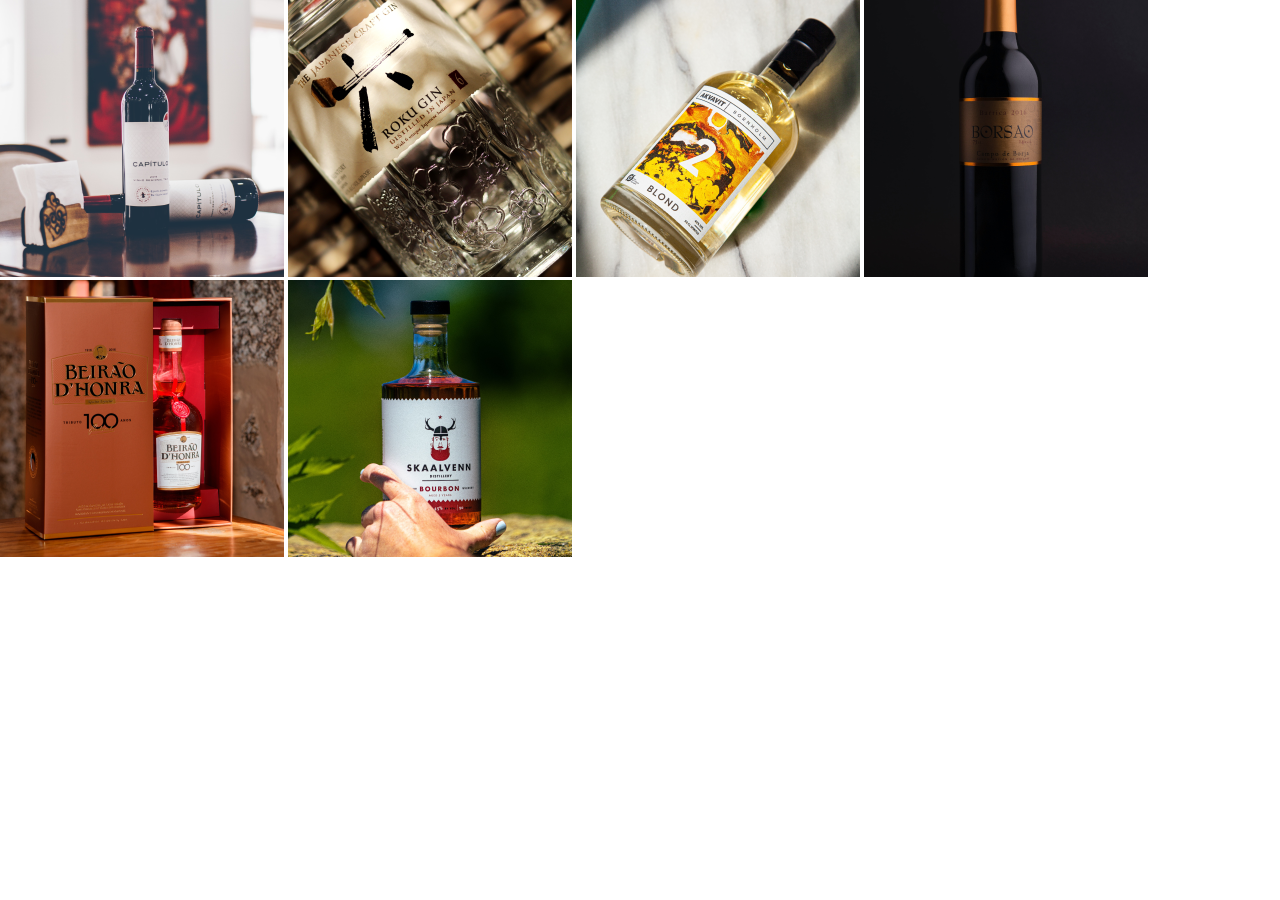
<file: test2.html>
<!DOCTYPE html>
<html lang="en">
<head>
    <meta charset="UTF-8">
    <meta http-equiv="X-UA-Compatible" content="IE=edge">
    <meta name="viewport" content="width=device-width, initial-scale=1.0">
    <link rel="stylesheet" href="CSS/rest.css">
    <link rel="stylesheet" href="CSS/slick.css">
    <link rel="stylesheet" href="CSS/test2.css">
    <title>My Now Amazing Webpage</title>
</head>
<body>

    <div class="slide">

                <img  src="./Images/products/pic2.png">
                <img  src="./Images/products/pic3.png">
                <img  src="./Images/products/pic4.png">
                <img src="./Images/products/pic5.png">
                <img src="./Images/products/pic6.png">
                <img src="./Images/products/pic7.png">

    </div>
      
        <script src="https://ajax.googleapis.com/ajax/libs/jquery/3.6.3/jquery.min.js"></script>
        <script src="JS/slick.min.js"></script>
        <script >
            var slideIndex = 0;
showSlides();

function showSlides() {
  var i;
  var slides = document.getElementsByClassName("slider")[0].getElementsByTagName("img");
  for (i = 0; i < slides.length; i++) {
    slides[i].classList.remove("active");
  }
  slideIndex++;
  if (slideIndex > slides.length) {slideIndex = 1}
  slides[slideIndex-1].classList.add("active");
  setTimeout(showSlides, 5000);
}

        </script>

</body>
</html>
</file>
<file: CSS/index.css>
@import url(./banner.css);

body{
    background-color: #003E52;
    font-family: 'Vidaloka', serif;
    line-height: 1.6;
    color: #bc955c ;
}

.tracking-in-expand {
	-webkit-animation: tracking-in-expand 0.7s cubic-bezier(0.215, 0.610, 0.355, 1.000) both;
	        animation: tracking-in-expand 0.7s cubic-bezier(0.215, 0.610, 0.355, 1.000) both;
}
@-webkit-keyframes tracking-in-expand {
    0% {
      letter-spacing: -0.5em;
      opacity: 0;
    }
    40% {
      opacity: 0.6;
    }
    100% {
      opacity: 1;
    }
  }
  @keyframes tracking-in-expand {
    0% {
      letter-spacing: -0.5em;
      opacity: 0;
    }
    40% {
      opacity: 0.6;
    }
    100% {
      opacity: 1;
    }
  }
/* ......slider...... */

.slider_container {
    width: 100%;
    height: 750px;
    position: relative;
    margin: 0 auto;
    overflow: hidden;

}

.slider_container div {
    /* width: 100%; */
    position: absolute;
    top: 0;
    left: 0;
    right: 0;
    opacity: 0;
    filter: alpha(opacity=0);
    margin: 0 auto;
    text-align: center;
}

.slider_container div {
            animation: round 12s linear infinite;
}

@keyframes round {
    8.3% {
        opacity: 1;
        filter: alpha(opacity=100);
        /* 0 - 1秒 淡入*/
    }
    33.3% {
        opacity: 1;
        filter: alpha(opacity=100);
    }

    41.5% {
        opacity: 0;
        filter: alpha(opacity=0);
        /* 5-6秒淡出*/
    }

}

.slider_container div:nth-child(1) {
    animation-delay: 0s;
}

.slider_container div:nth-child(2) {
    animation-delay: 4s;
}

.slider_container div:nth-child(3) {
    animation-delay: 8s;
}

.slider_container span {    
    color: #BF8D50;
    background: #fff;
    position: absolute;
    left: 0%;
    top: 280px;
    width: 100px;
    height: 100px;
    font-size: 45px;
    text-align: center;
    line-height: 100px;
            transform:scaleY(0);
            transition: all 0.5s ease-in-out;
}


/* ...... welcome ...... */
section {
    border-bottom: 1px solid #BF8D50;
    width: 70%;
    margin: 0 auto;
    margin-bottom: 3%;
    padding-top: 5%;
}

section h2{
    font-size: 3vw;
    text-align: center;
    margin-bottom: 3%;
}

section p{
    font-size: 24px;
    text-align: center;
    margin-bottom: 5%;
}

/* link botton */

.section1 {
    width: 70%;
    margin: 0 auto;
    border-bottom: 1px solid #BF8D50;
    margin-bottom: 3%;
}


.button ul{
    margin: 0 auto;
    display: flex;
    justify-content: center;
    justify-content: center;
    padding-left: 10px;
    flex-wrap: wrap;
}

.button li{
    flex-grow: 1;
}

.button input {
    border: none;
    text-decoration: none;
    color: white ;
    font-weight: bolder;
    background-color: #bc955c;
    padding: 16px 0px;
    text-align: center;
    font-size: 18px;
    display:block;
    margin: 0 auto;
    text-align: center;
    margin-bottom:10%;
    width: 150px;
    transition: all 0.3s ease;
    border-radius: 10px;
    border: 5px solid #bc955c ;    

}


.section4  ul{
    display: flex;
    Justify-content: center;
    justify-content:space-evenly;
    width: 70%;
    margin: 0 auto;
    flex-wrap: wrap;

}
.section4 li{
    flex-grow: 1;
    padding-bottom: 30px;
}

.section4  h3 {
    color: #BF8D50;
    margin-bottom: 2%;
    font-size: 24px;
    text-align: center;
}

.section4 p{
    color: #BF8D50;
    padding-top: 2%;
    text-align: center;
}


/* Menu slider */

.menu1 ul{
    width: 70%;
    height: 500px;
    margin: 0 auto;
    margin: 5% auto 5%;
    display: flex;
}

.menu1 li{
    background-size: cover;
    background-position: center center;
    transition: .5s;
}

.drinks{
    background-image: url(../Images/index/menu1.png);
    flex-grow: 2;
}

.shop{
    background-image: url(../Images/index/menu2.png);
    flex-grow: 2;
}

.menu1 a{
    display: block;
    width: 100%;
    height: 100%;
}

.menu1 li:hover{
    flex-grow: 6;
    /* cursor:pointer; */
}

.menu2 {
    display: none;
}

/* about */

.section2 {
    background-image: url(../Images/index/barrel.png);
    width: 100%;
    height: 800px;
    margin: 0 auto;
    background-position: center;
    background-repeat: no-repeat;
    background-size: cover;  
}

.text_wrapper{
    width: 80%;
    margin: 0 auto;
}

.section2 h1 {
    text-align: center;
    font-size: 6vw;
    color: #f9ede3;
    text-align: center;
    text-shadow: 1px 1px 2px black;
    /* line-height: 857px; */
    padding-top: 300px;
    margin-bottom: 4vh;
    text-shadow: 2px 2px 2px rgb(3, 3, 3) 
    
}

.section2 input {
    border: none;
    color: white ;
    font-weight: bold;
    background-color: #bc955c;
    padding: 16px 0px;
    text-align: center;
    text-decoration: none;
    font-size: 18px;
    display:block;
    margin: 0 auto;
    text-align: center;
    margin-bottom:10%;
    width: 150px;
    border-radius: 10px;
    letter-spacing: 1.1px;;
    border: 5px solid #bc955c ;    
}

/* events */

.section3 {
    background-color: #003E52;
    width: 100%;
    padding-bottom: 50px;

}
.article  {
    width: 80%;
}

.section3 ul {
    /* border: 1px solid red; */
    width: 80%;
    margin: 0 auto;
    display: flex;
    align-items: center; 
    justify-content: space-evenly;
}


.section3 h2 {
    font-size: 4vw;
    color: #bc955c;
    text-align: center;
    padding-top: 5%;
    margin-bottom: 5%;
    /* text-shadow: 1px 1px #BF8D50; */
}

.section3 img {
    display: block;
}


.section3 h5 {
    /* border: 2px solid yellow; */
    color: #bc955c;
    /* text-shadow: 1px 1px #BF8D50; */
    font-size: 2vw;
    text-align: center;
    padding-top: 20px;

}

article li img {
    transform: scale(1);
    transition: .3s ease-in-out;
}

article li:hover img {
	transform: scale(1.1);
    outline: 2px solid #BF8D50;
}

article li h5 {
    transform: scale(1);
    transition: .3s ease-in-out;
}

article li:hover h5 {
	transform: scale(1.1);
}

/* icons */

.icon2 {
    /* border: 1px solid red; */
    width: 60%;
    margin: 0 auto;
    overflow: hidden;
    clear:both;
    margin-top: 5%;
}

.icon2 h4{
    color: #BF8D50;
    font-size: 32px;
    text-align: left;
    padding-top: 10px;
    font-family: 'Grape Nuts', cursive;
    letter-spacing: 5px;
    text-indent: 60px;
}

.icon2 p{
    color: #BF8D50;
    font-size: 32px;
    text-align: left;
    padding-top: 10px;
    font-family: 'Grape Nuts', cursive;
    letter-spacing: 5px;
    text-indent: 160px;
    display: inline-block;
}

.icon2 ul{
    float: right;
    padding-right: 50px;
}

.icon2 li{
    float: left;
    padding: 5px;
}

.icon2 a{
    display: block;
}

.icon2 a:hover{
    cursor:pointer;
}

input:hover {
    background-color: #003E52;
    cursor:pointer;
    color:#bc955c ;
    border: 5px solid #bc955c ;    
}

input:active {
  background-color: #bc955c ;
  box-shadow: 0 5px #666;
  /* transform: translateY(4px); */
}



@media (max-width: 415px) {

    :root {
        max-width: 414px;
    }
    .slider_container {
        display: none;
    }

    :root h2 {
        font-size: 30px;
    }

    :root p {
        font-size: 12px;
    }

    :root h1 {
        font-size: 40px;
    }

    .icon2 h4{
        display: none;
    }

    .icon2 p{
        display: none;
    }

    .icon2 li:nth-child(4) {
        display: none;
    }

    .menu1 {
        display: none;
    }

    .menu2{
        display: block;
        height: auto;
        margin: 0 auto;
    }
 
    .menu2 img{
        width: 100%;
        padding-bottom: 20px;
    }

    .section3 {
        /* padding-bottom: 120px; */
        background-color: #003E52;
    }

    .section3 article ul{
        width: 100%;
        display: flex;
        justify-content: space-evenly;
        flex-wrap: wrap;
    }

    .section3 article li {
        /* border: 1px solid red; */
        margin: 0 auto;
        width: 69%;
        padding-top: 10px;
    }

    .section3 article h5 {
        color: whitesmoke;
        text-shadow: 1px 1px #BF8D50;
        font-size: 5vw;
        text-align: center;
        padding-top: 20px;
        padding-bottom: 20px;

    }

    /*  botton */

    .button input {
        border: none;
        text-decoration: none;
        color: white ;
        font-weight: bolder;
        background-color: #bc955c;
        padding: 6px 0px;
        text-align: center;
        font-size: 15px;
        display: block;
        margin: 0 auto;
        text-align: center;
        margin-bottom:10%;
        width: 150px;
        transition: all 0.3s ease;
        border-radius: 10px;
        border: 5px solid #bc955c ; 

    }

}
</file>
<file: CSS/checkout.css>
body{
  background-color: #FFFAF0;
  font-family: 'Noto Serif TC', serif;
  line-height: 1.6;
}

.main_block{
  width: 60%;
  margin: 0 auto;
}



/* ...... top bar ...... */
header{
  width: 60%;
  height: 90px;
  /* clear: both; */
  overflow: hidden;
  margin: 0 auto;  
}

header img{
  float: left;
}

header ul{
  float: right;
}

header li{
  font-size: 24px;
  font-weight: bold;
  float: left;
  line-height: 80px;
  padding-right: 30px;
  font-family: 'Gugi', cursive;
}

header a{
  display:block;
  text-decoration: none;
  color: rgb(16, 16, 16);
}

/* top bg pic */
nav img{
  width: 100%;
}

.wrapper {
  overflow: hidden;
  clear: both;
  width: 60%;
  margin: 0 auto;
  padding-top: 50px;
}

/* ...... right side ....... */
.rightside  {
  float: right;
  padding: 50px 150px 0 50px;
  border-left: 3px dotted #B7B7B7;
  height: 1000px;

}

.rightside ul {

}

.rightside li { 
  overflow: hidden;
  clear: both;
}

.rightside h3 {
  font-size: 20px;
  float: left;
}

h5 {
  font-size: 20px;
}

.rightside p {
  font-size: 18px;
  font-weight: bold;
  float: right;
  padding-bottom: 10px;
}

.box1 { 
  border-bottom: 1px solid #BF8D50;
  margin-bottom: 25px;
}

.box1 img{
  float:left;
}

.box2 {
  border-bottom: 1px solid #BF8D50;
  margin-bottom: 25px;

}

.box2 ul{
  overflow: hidden;
  clear: both;
}

.box2 li{
  
}

.rightside input {
  float: right;
  margin-top: 50px;
  width: 100px;
  height: 50px;
  left: 1381px;
  top: 423px;
  color: white;
  background: linear-gradient(0deg, #63651B, #63651B), #3C5F4E;
  border-radius: 5px;
  font-size: 20px;
}
/* ...... left side ...... */
.leftside  {
  float: left;
  margin-right: 20px;
  margin-bottom: 50px;

}

section {
  border-bottom: 1px solid #BF8D50;
  padding-bottom: 20px;
}

h1 {
  font-style: normal;
  font-weight: 600;
  font-size: 40px;
  line-height: 54px;
  letter-spacing: -0.015em;
  color: #000000;

}

h2 {
  font-weight: 400;
  font-size: 24px;
  line-height: 34px;
  display: flex;
  align-items: center;

  color: #000000;
}

p {
  font-weight: 400;
  font-size: 16px;
  line-height: 26px;
  display: flex;
  align-items: center;
  color: #000000;
  margin-bottom: 10px;
  padding-top: 10px;
}

.section1 {
  background-color: whitesmoke;
  margin: 30px 0;
  padding: 20px 10px;
  margin-bottom: 20px;
  border-radius: 10px;

}

select{
  width: 200px;
  height: 40px;
  background: #FFFFFF;
  border: 1px solid #8C8C8C;
  border-radius: 5px;
  font-size: 18px;
}

input {
  width: 350px;
  height: 35px;
  background: #FFFFFF;
  border: 1px solid #8C8C8C;
  border-radius: 5px;
  margin-bottom: 10px;

}
img {
  display: block;
  float: right;
}

.container { 
  overflow: hidden;
}
</file>
<file: CSS/menu.css>
@import url(./banner.css);
body{
    background-color: #003E52;
    /* #FFFAF0; */
    font-family: 'Vidaloka', serif;
    line-height: 1.6;

}

#popup {
  display: none;
  position: fixed;
  top: 50%;
  left: 50%;
  transform: translate(-50%, -50%);
  z-index: 9999;
}

 
/* ...... top big picutre ...... */
section img{
  width: 100%;
  margin-bottom: 90px;
}

/* ..........tab menu........ */


.tab_menu {
   display: flex;
   align-items: center;
   list-style: none;
   margin: 0 auto;
   padding: 0;
}


.fixed-nav {
  position: fixed;
  top: 0;
  left: 0;
  z-index: 5;
  background-color: #03394b;
  width: 100%;
  margin: 0 auto;
  /* border: 1px solid red; */
  /* height: 150px; */
  padding: 30px;
}

nav{
  width: 80%;
   margin: 0 auto; 
  text-align: center;
  /* padding-bottom: 50px;
  background-color: whitesmoke; */
  /* padding-top: 30px;
  padding-bottom: 30px;
  border:5px solid #bc955c;
  border-radius: 10px; */

}




/* ...... input ...... */

nav ul{
  width: 80%;
  margin: 0 auto; 
  text-align: center;
  /* padding-bottom: 50px;
  background-color: whitesmoke; */

}

nav li{
  display: inline-block;
  background-color: #bc955c;
  padding: 16px 0px;
  text-align: center;
  font-size: 25px;
  display:block;
  margin: 0 auto;
  text-align: center;
  width:30%;
  transition: all 0.3s ease;
  border-radius: 10px;
  border: 10px solid #bc955c ;    
}

nav a{
  text-decoration: none;
  color: white ;
  font-weight: bolder;

}

nav li:hover {
  background-color: #003E52;
  cursor:pointer;
  color:#bc955c ;
  border: 10px solid #bc955c ;    
  border-radius: 10px;
}


/*        article          */

article ul{
  margin: 0 auto;
  margin-top: 50px;
}


article li {
  margin: 0 auto;
  margin-bottom: 30px;
  background-size: cover;
  height: 295px;
  width: 996px;
  justify-content: space-between;
  align-items: center;
  padding: 0 8px;
  margin-top: 50px;

  overflow: hidden;
  box-shadow: 0 0 2px rgba(188, 149, 92, 1);
  /* border: 1px solid #bc955c; */
  transition: all ease 1s;
  display: flex;
  flex-direction: row;
  min-width: calc(50% - 12px);

}


article li:hover {
  box-shadow: 0px 0px 25px #bc955c;
  transition: all ease 1s;
}


article img {
  display: block;
  height: 90%;
}


article .text {
  order: -1;
  padding: 0 10px;
} 

article h2{
  font-style: normal;
  font-weight: 600;
  font-size: 40px;
  line-height: 50px;
  letter-spacing: -0.015em;
  color: #bc955c;
  text-align: center;
  margin-bottom: 20px;
  padding: 20px;;
}

article h3{
  font-style: normal;
  font-weight: 600;
  font-size: 35px;
  line-height: 50px;
  letter-spacing: -0.015em;
  color: #bc955c;
  text-align: center;
  margin-bottom: 20px;
}

article p{
  font-style: normal;
  font-weight: 400;
  font-size: 24px;
  line-height: 34px;
  color: #bc955c;
  padding: 0 30px;
}

article ul li.active{
  border-bottom:1px solid #fff
}


@media (max-width: 414px) {

  /* :root {
    font-size: 14px;

  } */

  header{
    display: none;
  }
  .container {
    width: 90%;
    max-width: 414px;
    margin: 0 auto;
  }

  article .text {
    order: 0;
    /* padding: 10 10px; */
  } 

  article li{
    width: 98%;
    height: 150px;
  }

  article img {
    max-width: 60%;
    height: auto;
  }
  
  article h3{
    font-size: 16px;
    padding: 0;
    line-height: 1.2;
  }

  article p{
    /* font-size: 10px;
    line-height: 1.2; */
    display: none;
    
  }
  .fixed-nav {
    position: fixed;
    top: 0;
    left: 0;
    z-index: 5;
    background-color: #003E52;
    width: 100%;
    margin: 0 auto;
  }
/* ...... input ...... */

  nav{
  width: 100%;
   margin: 0 auto; 
  text-align: center;

}


nav ul{
  width: 95%;
  margin: 0 auto; 

}


  nav li{
  display: inline-block;
  background-color: #bc955c;
  padding: 6px 0px;
  text-align: center;
  font-size: 19px;
  display:block;
  margin: 0 auto;
  text-align: center;
  width:30%;
  transition: all 0.3s ease;
  border-radius: 10px;
  border: 3px solid #bc955c ;    
}

.fixed-nav {
  position: fixed;
  top: 0;
  left: 0;
  z-index: 5;
  background-color: #022a37;
  width: 100%;
  margin: 0 auto;
  /* border: 1px solid red; */
  /* height: 150px; */
  padding: 10px 0;
}

}
</file>
<file: CSS/products.css>
@import url(./banner.css);

body{
    background-color: #003E52;
    font-family: 'Vidaloka', serif;
    line-height: 1.6;
}
a{
    text-decoration: none;
    color: #bc955c;
}
/* ...... nav big picutre ...... */
nav{
    width: 100%;
    margin-bottom: 6vw;
}

nav img:nth-child(1){ 
    width: 100%;
}

.line{
    height: auto;
    width: 70%;
    border-bottom: 2px solid #bc955c ;
    margin: 0 auto;
    margin-bottom: 6vw;
    padding-bottom: 30px ;
}

.line h1{
    font-size: 2vw;
    text-align: center;
}

nav img:nth-child(2){
    width: 100%;
    display: none;
}
/* ...... filter ....... */

.filter {
  display: flex;
  justify-content: center;
  margin-bottom: 30px;
}

.filter-btn {
    border: none;
    color: white ;
    font-weight: bold   ;
    background-color: #bc955c;
    padding: 16px 0px;
    text-align: center;
    font-size: 18px;
    text-align: center;
    width: 150px;
    transition: all 0.3s ease;
    border-radius: 10px;
    margin: 20px;
    border: 5px solid #bc955c ;
}

.filter-btn:hover,

.filter-btn.active {
    background-color: #003E52;
    cursor:pointer;
    color:#bc955c ;
    border: 5px solid #bc955c ;
}

.product {
  display: block;
  margin-bottom: 30px;
  text-align: center;
}

.pic img {
  max-width: 100%;
}

h3 {
  margin-top: 10px;
}


/* ...... product list ...... */
article{
    width: 85%;
    margin: 0 auto;
    border-bottom: 2px solid #bc955c ;
}

article ul{
    /* outline: 10px solid red; */
    display: flex;
    flex-wrap: wrap;
    box-sizing: border-box;
    margin-bottom: 50px;
    justify-content: space-around;
}

article li{
    width: 284px;
    margin-top: 8px;
    cursor: pointer;
}

article img{
    display: block;
    width: 100%;
    box-shadow: 2 2 2px rgba(188, 149, 92, 1);
}

article h3{
    font-size: 24px;
    font-weight: normal;
    background-color: #003E52;
    height: 90px;
    padding-top: 10px;
    color: #bc955c ;
    text-align: center;
}

article p{
    background-color: #003E52;
    font-size: 20px;
    color: #bc955c;
    text-align: end;
    padding-right: 2vw;
}

article a {
    display: block;
}

/* hover */

.pic{width:100%;overflow:hidden;}
.pic img{transform:scale(1,1);transition: all 1s ease-out;}
.pic img:hover{transform:scale(1.2,1.2);}



/* ...... gift card ...... */

.gift{
    width: 75%;
    margin: 3vw auto;
    padding: 3vw 0;
}

.giftcard{
    /* border:1px solid red; */
    margin: 0 auto;
    display: flex;
    width: 90%;
}
.text{
    padding-left: 3vw;
}

.gfit img{
    display: block;
    width: 40%;
    box-shadow: 50px 50px rgba(217, 217, 217, 0.7) ;
}

.gift ul{
    width: 80%;
    margin: 25px auto;
}

.gift h3{
    font-size: 3vw;
    margin: 1.5vw 0;
}

.gift p{
    font-size: 16px;
    width: 80%;
    margin-bottom: 30px;
}

.button1 {
    width: 250px;
    height: 40px;
    margin: 10px 0;
    background:  #003E52;
    border: 2px solid #C8C8C8;
    color: #bc955c;
    font-size: 20px;
    letter-spacing: 3px;
    cursor: pointer;
}

select {
    width: 250px;
    height: 40px;
    display: block;
    border: 2px solid #C8C8C8;
    margin: 10px 0;

}

.text-pop-up-top {
	-webkit-animation: text-pop-up-top 0.5s cubic-bezier(0.250, 0.460, 0.450, 0.940) both;
	        animation: text-pop-up-top 0.5s cubic-bezier(0.250, 0.460, 0.450, 0.940) both;
}

/* ----------------------------------------------
 * Generated by Animista on 2023-4-10 2:34:34
 * Licensed under FreeBSD License.
 * See http://animista.net/license for more info. 
 * w: http://animista.net, t: @cssanimista
 * ---------------------------------------------- */

/**
 * ----------------------------------------
 * animation text-pop-up-top
 * ----------------------------------------
 */
@-webkit-keyframes text-pop-up-top {
  0% {
    -webkit-transform: translateY(0);
            transform: translateY(0);
    -webkit-transform-origin: 50% 50%;
            transform-origin: 50% 50%;
    text-shadow: none;
  }
  100% {
    -webkit-transform: translateY(-50px);
            transform: translateY(-50px);
    -webkit-transform-origin: 50% 50%;
            transform-origin: 50% 50%;
    text-shadow: 0 1px 0 #cccccc, 0 2px 0 #cccccc, 0 3px 0 #cccccc, 0 4px 0 #cccccc, 0 5px 0 #cccccc, 0 6px 0 #cccccc, 0 7px 0 #cccccc, 0 8px 0 #cccccc, 0 9px 0 #cccccc, 0 50px 30px rgba(0, 0, 0, 0.3);
  }
}
@keyframes text-pop-up-top {
  0% {
    -webkit-transform: translateY(0);
            transform: translateY(0);
    -webkit-transform-origin: 50% 50%;
            transform-origin: 50% 50%;
    text-shadow: none;
  }
  100% {
    -webkit-transform: translateY(-50px);
            transform: translateY(-50px);
    -webkit-transform-origin: 50% 50%;
            transform-origin: 50% 50%;
    text-shadow: 0 1px 0 #cccccc, 0 2px 0 #cccccc, 0 3px 0 #cccccc, 0 4px 0 #cccccc, 0 5px 0 #cccccc, 0 6px 0 #cccccc, 0 7px 0 #cccccc, 0 8px 0 #cccccc, 0 9px 0 #cccccc, 0 50px 30px rgba(0, 0, 0, 0.3);
  }
}




@media(max-width: 415px){
    nav img:nth-child(1){
        display: none;
    }
    nav img:nth-child(2){
        display: block;
        max-width: 414px;
        height: auto;
    }

    .line{
        /* border:1px solid red; */
        height: auto;
        width:80%;
        padding-top: 5vw;
        padding-bottom: 6vw;
    }

    .line h1{
        font-size: 20px;
    }

    article li{
        width: 90%;
        /* height: 432px; */
        padding: 8px;
        /* flex-grow: 1; */
    }

    /* ...... gift card ...... */

.gift{
    width: 98%;
    margin: 20px auto;
    /* border:1px solid green; */
}

.giftcard{
    /* border:1px solid red; */
    display: flex;
    flex-wrap: wrap;
}
.gift img{
    display: block;
    max-width: 100%;
    height: auto;
}
.text{
    padding-left: 3vw;
    display: flex;
    flex-wrap: wrap;
}

.gift .text h3{
    font-size: 25px;
}


.gift h3{
    font-size: 3vw;
    margin: 30px 0;
}

.gift p{
    font-size: 18px;
    width: 80%;
    margin-bottom: 30px;
}

.button1 {
    width: 250px;
    height: 40px;
    margin: 10px 0;
    background:  #003E52;
    border: 2px solid #C8C8C8;
    color: #bc955c;
    font-size: 20px;
    letter-spacing: 3px;
    cursor: pointer;
}

select {
    width: 250px;
    height: 40px;
    display: block;
    border: 2px solid #C8C8C8;
    margin: 10px 0;

}

.menu-list{
    top:98.59px;

}

.filter-btn {
    color: white ;
    font-weight: bolder ;
    background-color: #bc955c;
    padding: 10px 0px;
    text-align: center;
    font-size: 13px;
    text-align: center;
    width: 60px;
    transition: all 0.3s ease;
    border-radius: 5px;
    /* margin: 20px; */
    border: 5px solid #bc955c ;
}



    
}
</file>
<file: CSS/test.css>
@import url(./rest.css);
/* 
.wrap{
	max-width: 1440px;
	margin: 0 auto;
}
.clearfix:after{
	content: '';
	display: table;
	clear: both;
}
.header{
	background-color: #003e52db;
	position: relative;
}

.logo a{
	float:left;

}
.menu-list{
	float:right;
}
.menu-list li{
	float:left;
}
.menu-list a{
	display: block;
	text-decoration: none;
	font-weight: 700;
	color: #bc955c ;
	padding: 2em;
}
.menu-list a:hover{
	color: #4bc2c5;
}
.showmenu{
	display: none;
	float: right;
	text-decoration: none;
	color:  #bc955c;
	font-weight: 500;
	padding:1em;
    font-size: 25px;
} */

/* 背景影片 */

*{
	margin:0;
	padding:0;
	/* Google font 字體 */
    font-family: 'Noto Serif TC', serif;
  }
  .banner{
	width: 100%;
	height: 80vh;
	position: relative;
	overflow: hidden;
	display: flex;
	justify-content: center;
	align-items:center;
  }
  .banner video{
	position: absolute;
	width: 100%;
	height: 100%;
	top:0;
	left:0;
	object-fit: cover;
	font-weight: bold;
  }
  .banner h2{
	position: absolute;
	top:0;
	left:0;
	width: 100%;
	height: 100%;
	font-size: 30vw;
	text-align: center;
	line-height:100vh;
	 /* 字全大寫 */
	text-transform:uppercase;
	background-color: #fff;
	mix-blend-mode: screen;
  }
  

@media(max-width: 415px){
	.menu-list{		
		/*隱藏選單開始*/
		max-height: 0;
		overflow: hidden;
		/*隱藏選單end*/
		position: absolute;/*追隨.header*/
		/*讓選單從左到右延伸start*/
		right: 0;
		left: 0;
		/*讓選單從左到右延伸end*/
		top:90px;
		/*把menu-list位置移到.header下方。點擊menu滑出/因沒設header高度，所以用開發者工具看高多少*/
		z-index:10;
    transition: all .8s;
	}
	.menu-list li{
		float:none;
		border-bottom:  1px solid #003e52db;
		background:#f5f4e8;
	}
	.showmenu{
		display: block;
	}
	/*jQ點擊後動態在 body 加上 class*/
	.menu-list.active{
		max-height: 450px;
	}
}
</file>
<file: CSS/test2.css>
.slider {
  width: 100%;
  height: 400px;
  overflow: hidden;
  position: relative;
}

.slider img {
  width: 100%;
  height: auto;
  position: absolute;
  top: 0;
  left: 0;
  opacity: 0;
  transition: opacity 1s ease-in-out;
}

.slider img.active {
  opacity: 1;
}
</file>
<file: CSS/rest.css>
/* http://meyerweb.com/eric/tools/css/reset/ 
   v2.0 | 20110126
   License: none (public domain)
*/

html, body, div, span, applet, object, iframe,
h1, h2, h3, h4, h5, h6, p, blockquote, pre,
a, abbr, acronym, address, big, cite, code,
del, dfn, em, img, ins, kbd, q, s, samp,
small, strike, strong, sub, sup, tt, var,
b, u, i, center,
dl, dt, dd, ol, ul, li,
fieldset, form, label, legend,
table, caption, tbody, tfoot, thead, tr, th, td,
article, aside, canvas, details, embed, 
figure, figcaption, footer, header, hgroup, 
menu, nav, output, ruby, section, summary,
time, mark, audio, video {
	margin: 0;
	padding: 0;
	border: 0;
	font-size: 100%;
	font: inherit;
	vertical-align: baseline;
}
/* HTML5 display-role reset for older browsers */
article, aside, details, figcaption, figure, 
footer, header, hgroup, menu, nav, section {
	display: block;
}
body {
	line-height: 1;
}
ol, ul {
	list-style: none;
}
blockquote, q {
	quotes: none;
}
blockquote:before, blockquote:after,
q:before, q:after {
	content: '';
	content: none;
}
table {
	border-collapse: collapse;
	border-spacing: 0;
}
</file>
